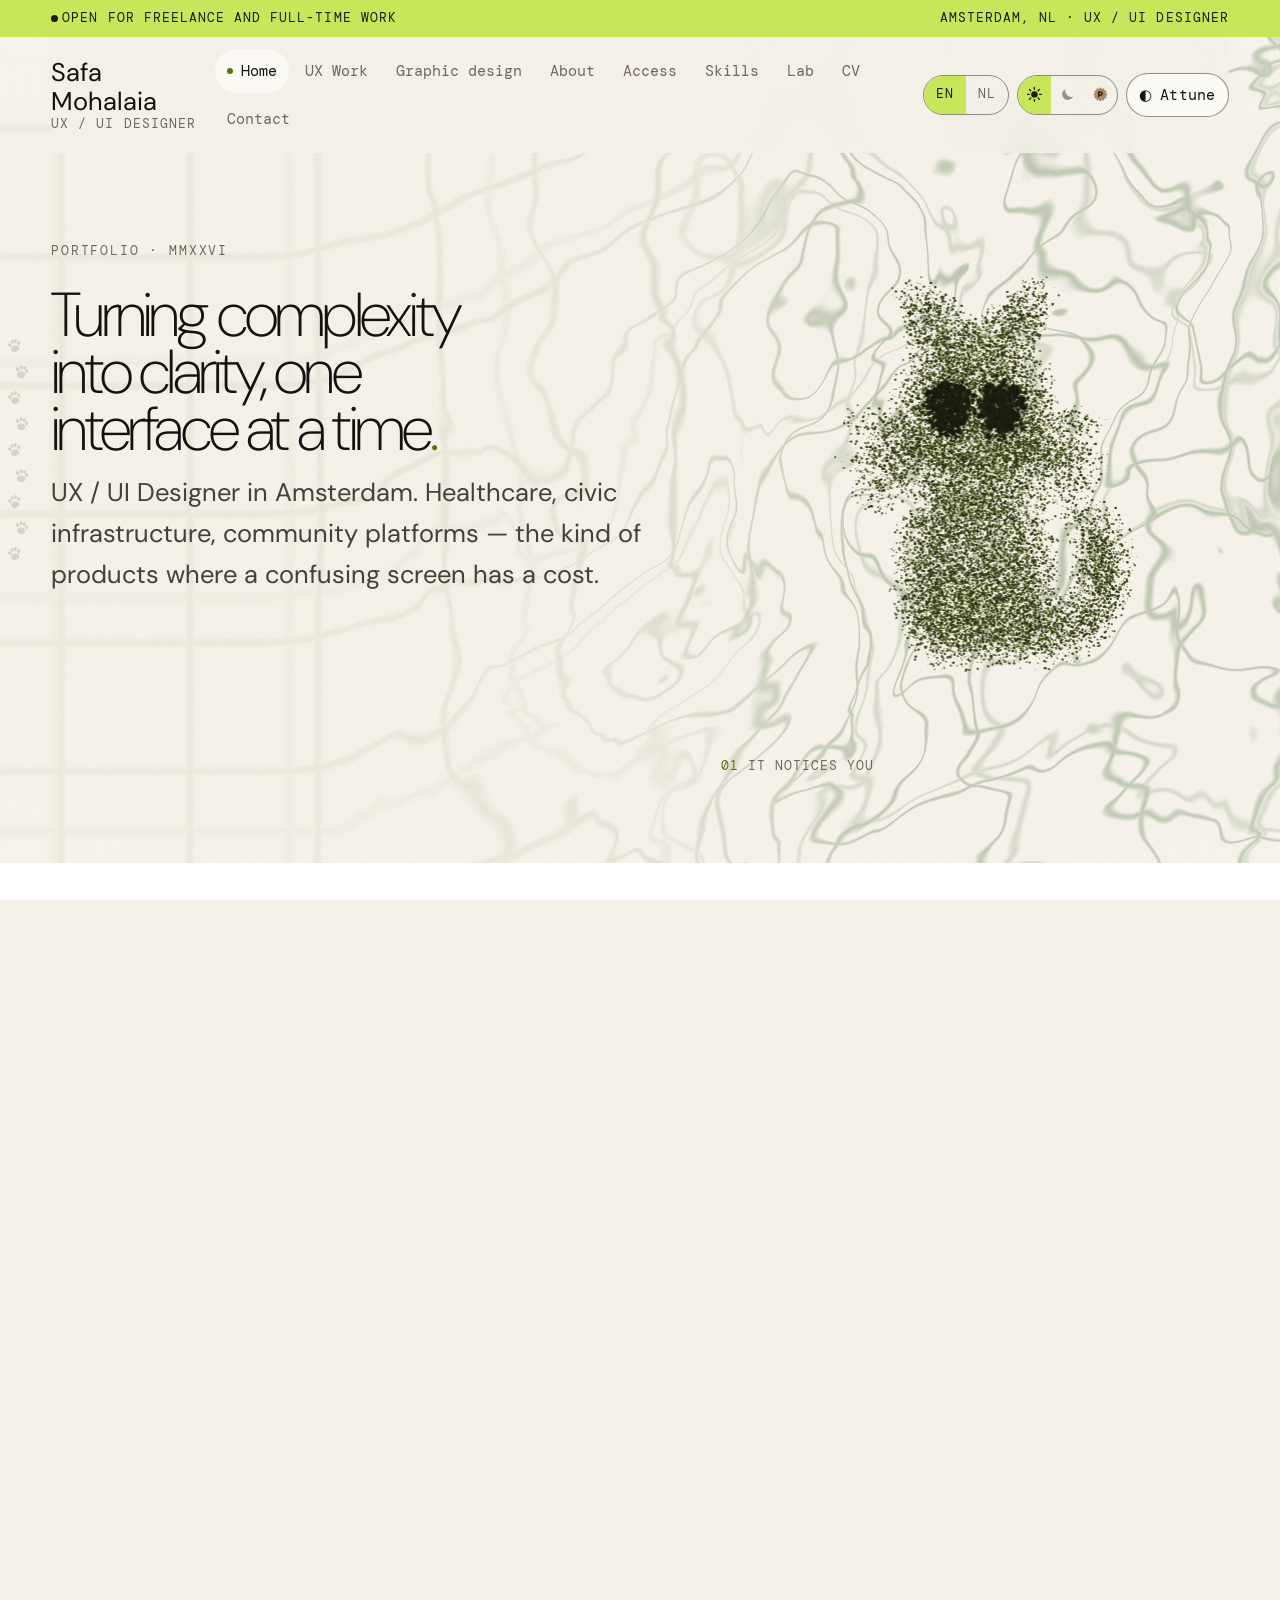
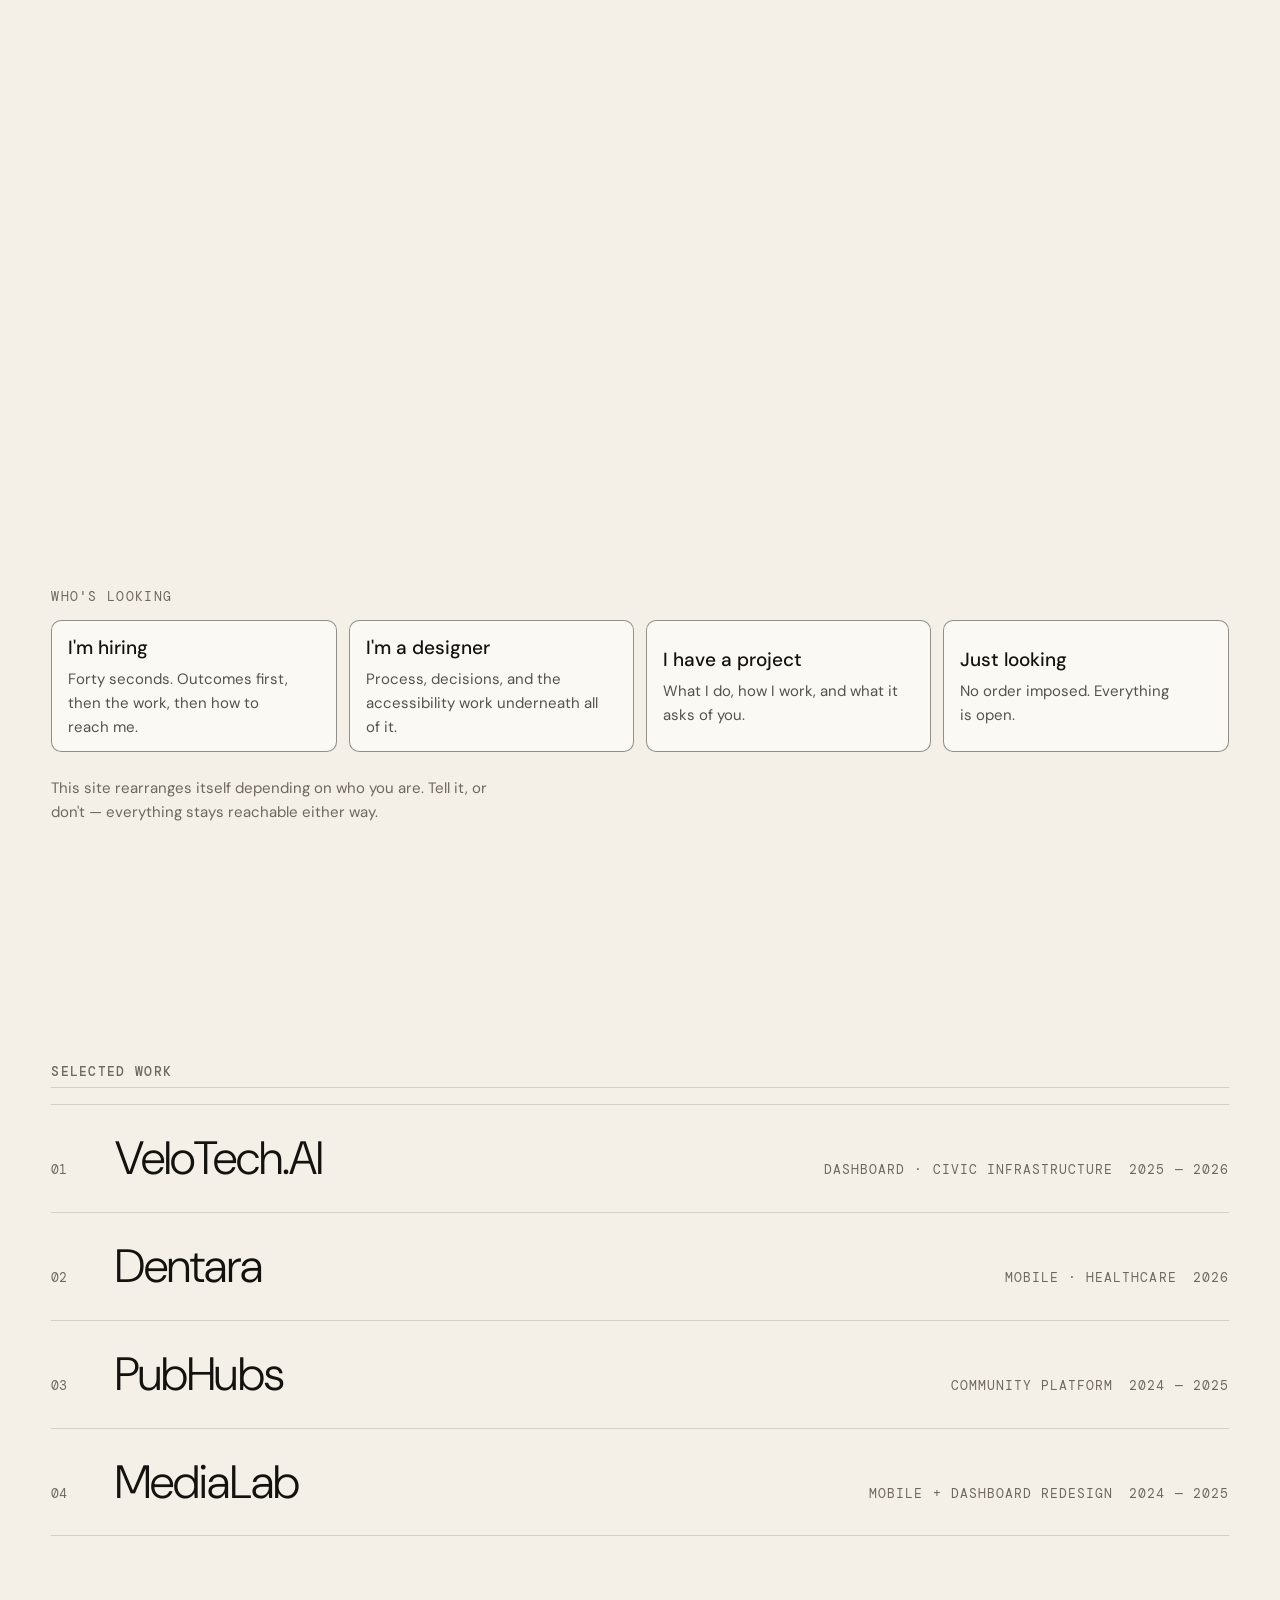
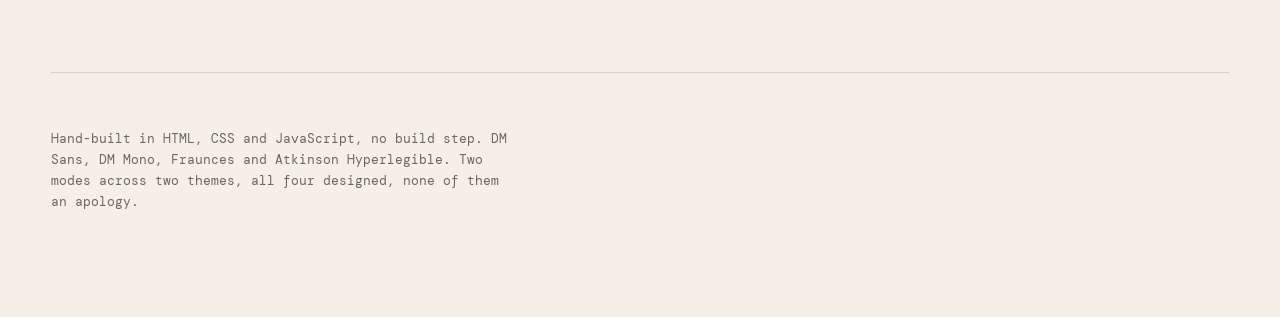
<file: index.html>
<!DOCTYPE html>
<html lang="en" data-theme="dark" data-mode="full" data-audience="open">
<head>
<meta charset="utf-8">
<meta name="viewport" content="width=device-width, initial-scale=1, viewport-fit=cover">
<title>Safa Mohalaia — UX / UI Designer, Amsterdam</title>
<meta name="description" content="Portfolio of Safa Mohalaia, a UX/UI designer in Amsterdam. Healthcare, civic infrastructure and community platforms. This site rearranges itself depending on who is reading it.">
<meta name="color-scheme" content="dark light">
<link rel="icon" href="assets/favicon.svg" type="image/svg+xml">

<!-- Fonts. Four faces, each doing one job — see tokens.css for why each.
     display=swap so text is readable before the webfont lands; the fallback
     stacks are metric-close enough that the swap does not shift layout. -->
<link rel="preconnect" href="https://fonts.googleapis.com">
<link rel="preconnect" href="https://fonts.gstatic.com" crossorigin>
<link rel="stylesheet" href="https://fonts.googleapis.com/css2?family=DM+Sans:ital,opsz,wght@0,9..40,200..700;1,9..40,200..500&family=DM+Mono:wght@400;500&family=Fraunces:opsz,wght,SOFT,WONK@9..144,300..600,0..100,0..1&family=Atkinson+Hyperlegible:wght@400;700&display=swap">

<link rel="stylesheet" href="styles/tokens.css">
<link rel="stylesheet" href="styles/base.css">
<link rel="stylesheet" href="styles/layout.css">
<link rel="stylesheet" href="styles/work.css">
<link rel="stylesheet" href="styles/cv.css">
<link rel="stylesheet" href="styles/lab.css">
<link rel="stylesheet" href="styles/graphic.css">
<link rel="stylesheet" href="styles/hover.css">
<link rel="stylesheet" href="styles/cat.css">
<link rel="stylesheet" href="styles/router.css">
<link rel="stylesheet" href="styles/attune.css">
<link rel="stylesheet" href="styles/detail.css">
<link rel="stylesheet" href="styles/full.css">
<link rel="stylesheet" href="styles/calm.css">

<!-- Applied before first paint so nobody in calm mode ever sees one frame
     of the thing they asked not to see — and nobody on a light desktop gets
     a flash of near-black before the theme resolves. The attribute is on
     <html> in the markup too, so a document with no JavaScript at all is
     still a designed one rather than an unstyled one. -->
<script>
  try {
    const s = JSON.parse(localStorage.getItem("afstemmen.v1") || "{}");
    const r = document.documentElement;
    r.dataset.theme    = s.theme    || (matchMedia("(prefers-color-scheme: dark)").matches ? "dark" : "light");
    r.dataset.mode     = s.mode     || (matchMedia("(prefers-reduced-motion: reduce)").matches ? "calm" : "full");
    r.dataset.contrast = s.contrast || (matchMedia("(prefers-contrast: more)").matches ? "high" : "normal");
    r.dataset.reading  = s.reading  || "default";
    r.dataset.textsize = s.textsize || "default";
    r.dataset.audience = s.audience || "open";
    r.lang = s.lang || ((navigator.language||"").toLowerCase().startsWith("nl") ? "nl" : "en");
  } catch (e) {}
</script>
</head>
<body>

<a class="skip" href="#main">Skip to content</a>

<!-- The site says out loud what it changed. Polite, so it never interrupts
     a sentence in progress; atomic, so partial messages are never read. -->
<div id="announcer" class="sr-only" role="status" aria-live="polite" aria-atomic="true"></div>

<!-- =====================================================================
     THE GROUND
     In full mode this canvas is a live field that warms where the pointer
     is: the page notices you before it says it does. In calm mode the
     element is removed from the DOM entirely — not hidden, removed — and
     a printed grain takes its place in CSS.
     aria-hidden because it is decoration; it carries no information that
     is not also in the text.
     ===================================================================== -->
<canvas id="field" aria-hidden="true" data-decorative></canvas>

<!-- =====================================================================
     ATTUNE — built in JS so that a no-JS visitor gets a plain, complete,
     perfectly readable document rather than a panel full of dead controls.
     ===================================================================== -->
<div id="attune-root"></div>

<p class="banner" id="banner"></p>

<header class="site-head rail">
  <a class="wordmark" href="#main">
    <span class="wordmark__name">Safa Mohalaia</span>
    <span class="wordmark__role" data-i18n="role"></span>
  </a>
  <nav class="tabs" id="tabs" aria-label="Sections"></nav>

  <!-- The three controls travel as one. Four separate flex items in the
       header meant the last of them — Attune — was the one that fell off
       the edge of a phone when the others grew; as a single item the group
       wraps whole, at any text size, in any language. -->
  <div class="head-tools">
    <div id="lang-root"></div>
    <div id="theme-root"></div>

    <button id="attune-open" type="button" aria-expanded="false" aria-controls="attune-panel">
      <span aria-hidden="true">◐</span>
      <span data-i18n="attuneTitle">Attune</span>
    </button>
  </div>
</header>

<main id="main" tabindex="-1">
  <!-- One route at a time. Which sections land here, and in what order, is
       decided by the route and by who the visitor said they were. -->
  <div id="view"></div>
</main>

<footer class="site-foot rail">
  <p class="colophon" id="colophon"></p>
</footer>

<noscript>
  <style>
    #attune-open, #field, .tabs { display: none; }
    #view::before {
      content: "This site is built as six pages that rearrange themselves for you. Without JavaScript it cannot route — but nothing here is behind a login. Reach me at safamuh98@icloud.com.";
      display: block; padding: 2rem 0; font-size: 1.1rem;
    }
  </style>
</noscript>

<script type="module" src="scripts/main.js"></script>
</body>
</html>
</file>
<file: styles/tokens.css>
/* =========================================================================
   tokens.css — the vocabulary of the whole site
   -------------------------------------------------------------------------
   Every value here is a decision, and every decision has a reason written
   next to it. The reasons are not comments for developers — they are the
   source text for the detail layer, which surfaces them to visitors who
   look closely. Nothing here is arbitrary. Change a value, change its reason.

   The palette is Safa's own, taken from her live portfolio: #1C1C1C ground,
   #C8E65A lime, DM Sans and DM Mono. It is not replaced here. It is given a
   second form — see the two theme blocks below.

   COLOUR AND MODE ARE TWO AXES, NOT ONE.
   They used to be one: "full" meant dark and moving, "calm" meant paper and
   still, and a visitor who wanted the work to hold still could not have it
   on her dark ground — nor could a visitor on a light desktop read this site
   in daylight without also giving up the canvas. They are different
   questions. [data-theme] now decides what colour everything is; [data-mode]
   decides how it behaves and how it is set. All four combinations are
   designed states, which is what the rest of this file's axes already
   promised.

   EVERY PAIRING IN HERE IS MEASURED, NOT ESTIMATED.
   `node tools/contrast.mjs` reads this file, composites the translucent
   rules over the grounds they actually sit on, and checks every pairing in
   both themes at both contrast settings. It is how the three failures that
   were shipping in here were found. If a value below carries a ratio, that
   ratio came out of the tool.
   ========================================================================= */

:root {
  /* ---------------------------------------------------------------------
     SEMANTIC COLOUR
     Components never name a colour. They name a role, and the two theme
     blocks below decide what that role looks like. This is the single
     reason one set of components can carry two palettes.

     THE ACCENT IS THREE ROLES, NOT ONE.
     The lime was a single token doing two incompatible jobs: a fill with
     dark text on it, and a mark drawn on the page. On the dark ground one
     value could do both, which is why it was never noticed. On paper it
     cannot: #c8e65a is 12:1 against the ink sitting on it and 1.2:1
     against the paper beside it, so the same token that makes a perfect
     button makes an invisible active-tab dot. Hence:

       --accent       the fill. The brand lime, in both themes.
       --accent-ink   what sits ON that fill — never white.
       --accent-text  the accent when it is the figure rather than the
                      ground: link hovers, the tab dot, focus bars, the
                      numeral beside a step. Clears 4.5:1 in both themes.

     Everything below is the dark theme's value, so that a document with no
     theme attribute at all is still the site people know.
     --------------------------------------------------------------------- */
  --ground: #1c1c1c;
  --surface: #232323;
  --text: #faf8f5;
  --text-soft: #c9c4bc;
  --text-faint: #948f87;
  /* Three weights of line, and the difference between them is what they are
     asked to prove. --line divides, --line-strong frames, and --edge is the
     boundary of something you can press — the only one of the three that
     carries a requirement, because WCAG 1.4.11 asks 3:1 of anything that
     tells you where a control is. The old sheet drew buttons with
     --line-strong at 2.0:1. */
  --line: rgba(250, 248, 245, 0.10);
  --line-strong: rgba(250, 248, 245, 0.22);
  --edge: rgba(250, 248, 245, 0.35);

  /* A cast shadow is a colour too. These were written inline as black at 45%
     and 35%, which is a shadow on a near-black ground and a bruise on paper —
     ink scatters into warm paper, it does not blacken it. */
  --shadow-lift: 0 18px 50px rgb(0 0 0 / 0.45);
  --shadow-pop:  0 6px 24px rgb(0 0 0 / 0.35);

  --accent: #c8e65a;
  --accent-ink: #1c1c1c;     /* what sits ON the accent — never white */
  --accent-text: #c8e65a;

  /* The detail layer's own voice. Distinct from --accent in both themes so
     an annotation is never mistaken for emphasis. */
  --note: #8fd4e8;
  --note-soft: rgba(143, 212, 232, 0.12);

  --focus: #c8e65a;          /* 12.1:1 on the dark ground */

  /* ---------------------------------------------------------------------
     PROJECT COLOURS — one per case, carried from her own site. Each is a
     ground for its case, chosen from the work itself rather than assigned.

     Each case has two values, because the colour does two jobs: it rules a
     3px line across the top of a card, and it colours the project's name on
     hover. A 3px line needs 3:1; a name needs 4.5:1. The blue that was doing
     both was at 2.5:1 on the dark ground — the identity of a whole case,
     invisible on the page it identified. The hue is the same in both
     themes and at both jobs; only the lightness moves, toward whichever end
     the ground is not.
     --------------------------------------------------------------------- */
  --c-dentara:      #e8a598;   /* blush — the calm of the holistic practice */
  --c-dentara-ink:  #e8a598;
  --c-velotech:     #4b739b;   /* municipal blue — the dashboard's own chrome */
  --c-velotech-ink: #6e8eaf;
  --c-medialab:     #f2d4b0;   /* sand — warm against that product's dark UI */
  --c-medialab-ink: #f2d4b0;
  --c-pubhubs:      #537390;   /* slate — the community platform's quiet */
  --c-pubhubs-ink:  #748ea5;

  /* ---------------------------------------------------------------------
     TYPE
     DM Sans and DM Mono are hers and stay hers: the voice a visitor may
     already recognise. Two faces are added, each with one job.
     --------------------------------------------------------------------- */

  /* DM Sans — the voice. Geometric, low-contrast, wide aperture; holds up
     from 13px metadata to a 9rem name without changing personality. */
  --face-text: "DM Sans", -apple-system, BlinkMacSystemFont, "Helvetica Neue", sans-serif;

  /* DM Mono — measurement. Hex values, ratios, spacing, alt text, timestamps.
     Monospace says "this is a fact", not "this is prose". */
  --face-detail: "DM Mono", ui-monospace, Menlo, monospace;

  /* Fraunces — calm mode only. Its optical-size, SOFT and WONK axes mean the
     letterforms genuinely change shape as they grow, which is what a printed
     display face does and a screen grotesk does not. Full mode never loads
     it as display; calm mode is where the site becomes a printed object. */
  --face-display: var(--face-text);

  /* Atkinson Hyperlegible — Braille Institute, drawn so characters stay
     distinguishable to low-vision readers. Offered in the attune panel. */
  --face-legible: "Atkinson Hyperlegible", var(--face-text);

  /* Fluid scale. clamp() means no jumps at breakpoints — type is continuous
     across every screen width, so there is no width at which it looks wrong. */
  --t-display: clamp(3.5rem, 1.2rem + 9vw, 10rem);
  --t-xl:      clamp(2.25rem, 1.3rem + 4.2vw, 4.5rem);
  --t-lg:      clamp(1.6rem,  1.2rem + 1.8vw, 2.5rem);
  --t-md:      clamp(1.25rem, 1.1rem + 0.7vw, 1.6rem);
  --t-body:    clamp(1.0625rem, 1rem + 0.25vw, 1.1875rem);
  --t-sm:      0.9375rem;   /* the floor for anything a person reads */
  --t-detail:  0.8125rem;   /* detail layer only, always beside --t-sm context */

  --leading-tight: 0.92;
  --leading-snug:  1.18;
  --leading-body:  1.6;     /* WCAG 1.4.12 asks 1.5 minimum. */

  --measure: 66ch;          /* past ~70 the eye loses the line on return sweep */

  /* ---------------------------------------------------------------------
     SPACE — one 4px-rooted scale. Nothing off-scale is permitted.
     --------------------------------------------------------------------- */
  --s-3xs: 0.25rem;  --s-2xs: 0.5rem;   --s-xs: 0.75rem;
  --s-sm:  1rem;     --s-md:  1.5rem;   --s-lg: 2.25rem;
  --s-xl:  3.5rem;   --s-2xl: 5.5rem;   --s-3xl: 8.5rem;

  --gutter: clamp(1.25rem, 4vw, 3.5rem);
  --rail:   min(100% - (var(--gutter) * 2), 84rem);

  /* ---------------------------------------------------------------------
     MOTION — durations live here so calm mode zeroes every one of them from
     a single place, without any component knowing calm mode exists.
     --------------------------------------------------------------------- */
  --dur-instant: 90ms;
  --dur-quick:   180ms;
  --dur-calm:    340ms;
  --dur-slow:    720ms;

  --ease-out:  cubic-bezier(0.16, 1, 0.3, 1);   /* arrivals: quick in, long settle */
  --ease-in:   cubic-bezier(0.7, 0, 0.84, 0);
  --ease-soft: cubic-bezier(0.34, 0.6, 0.24, 1);

  --rule:     1px solid var(--line);
  --rule-strong: 1px solid var(--line-strong);
  --rule-edge:   1px solid var(--edge);

  --radius-sm: 4px;
  --radius-md: 10px;
  --radius-lg: 18px;
  --radius-pill: 999px;

  --z-canvas: 0;  --z-content: 10;  --z-detail: 400;
  --z-attune: 600; --z-announce: 900;
}

/* =========================================================================
   THEME: dark — her ground
   Near-black, lime, warm off-white. The site people know, and what a
   document with no theme attribute falls back to.
   ========================================================================= */
[data-theme="dark"] {
  color-scheme: dark;

  --ground: #1c1c1c;
  --surface: #232323;
  --text: #faf8f5;
  --text-soft: #c9c4bc;   /* 9.8:1 — secondary, still comfortably readable */
  /* 5.3:1 on --ground AND 4.9:1 on --surface. It was #8a857e, measured only
     against the ground at 4.7:1 — but nearly every faint label on this site
     sits on a card, where --surface is lighter and the same colour falls to
     4.29:1. The site's own live audit caught it on five pages. A token has
     to clear its threshold on every ground it is actually used on, not the
     one it was designed against. */
  --text-faint: #948f87;
  --line: rgba(250, 248, 245, 0.10);
  --line-strong: rgba(250, 248, 245, 0.22);
  --edge: rgba(250, 248, 245, 0.35);   /* 3.1:1 on both grounds */
  --shadow-lift: 0 18px 50px rgb(0 0 0 / 0.45);
  --shadow-pop:  0 6px 24px rgb(0 0 0 / 0.35);
  --accent: #c8e65a;      /* 12.1:1 on ground */
  --accent-ink: #1c1c1c;
  --accent-text: #c8e65a; /* on this ground the fill and the mark can be one colour */
  --note: #8fd4e8;        /* 10.3:1 */
  --note-soft: rgba(143, 212, 232, 0.10);
  --focus: #c8e65a;

  /* The two blues had to come up off the ground to be seen on it; the two
     warm colours were already clear of it and are untouched. */
  --c-dentara:      #e8a598;   /* 8.3:1 / 7.7:1 — unchanged */
  --c-dentara-ink:  #e8a598;
  --c-velotech:     #4b739b;   /* was #2f5d8c: 2.5:1, a rule you could not see */
  --c-velotech-ink: #6e8eaf;   /* 5.0:1 / 4.6:1 as the project's name */
  --c-medialab:     #f2d4b0;   /* 12.0:1 / 11.1:1 — unchanged */
  --c-medialab-ink: #f2d4b0;
  --c-pubhubs:      #537390;   /* was #4a6b8a: 3.1:1, under the line for a mark */
  --c-pubhubs-ink:  #748ea5;   /* 5.0:1 / 4.6:1 */
}

/* =========================================================================
   THEME: light — her ground in daylight
   Warm paper rather than white: pure white under a near-black headline
   reads as glare, and the warmth costs nothing in ratio. This palette
   began as calm mode's paper and is now available to either mode, which
   is the whole point of pulling the two axes apart.

   The lime survives the inversion because it is the one thing that should
   be recognisable in both. It survives as a FILL — a lime pill with her
   near-black on it, exactly as on the dark ground. What cannot survive is
   the lime as a mark: at 1.2:1 against paper it is a highlighter drawn on
   a highlighter. --accent-text carries that job down to #5c7210, which is
   the same hue with the light taken out of it.
   ========================================================================= */
[data-theme="light"] {
  color-scheme: light;

  --ground: #f4f0e8;       /* warm paper. 16.5:1 under the text */
  --surface: #fbf9f4;      /* cards lift off the paper rather than sink into it */
  --text: #14120f;
  --text-soft: #46403a;    /*  9.0:1 */
  --text-faint: #6f675d;   /*  4.9:1 — raised from the dark theme's faint,
                               because light grounds hide low-contrast text
                               far more readily than dark ones do */
  --line: rgba(20, 18, 15, 0.14);
  --line-strong: rgba(20, 18, 15, 0.42);
  --edge: rgba(20, 18, 15, 0.46);      /* 3.0:1 on paper, 3.1:1 on a card */
  --shadow-lift: 0 14px 34px rgb(20 18 15 / 0.16);
  --shadow-pop:  0 4px 14px rgb(20 18 15 / 0.20);
  --accent: #c8e65a;       /* the same lime, and still a fill */
  --accent-ink: #1c1c1c;   /* 12.1:1 on it — the pill is legible on paper */
  --accent-text: #5c7210;  /* 4.8:1 on paper, 5.2:1 on a card. The old value
                              was #6f8a12, documented in this file as 4.9:1
                              and measuring 3.5:1 — it had never been run. */
  --note: #1e5670;         /* 7.1:1 */
  --note-soft: rgba(30, 86, 112, 0.07);
  --focus: #1b6ef3;        /* 4.0:1 on paper, and 3.3:1 against the lime pill
                              it has to be visible on top of */

  /* The same four hues, dropped instead of lifted. Blush and sand were
     1.8:1 and 1.3:1 on paper — decoration that vanished; the two blues were
     already dark enough to keep. */
  --c-dentara:      #ad7b72;   /* 3.2:1 as a rule */
  --c-dentara-ink:  #8a625b;   /* 4.6:1 as a name */
  --c-velotech:     #2f5d8c;   /* 6.0:1 — the true municipal blue, at last */
  --c-velotech-ink: #2f5d8c;
  --c-medialab:     #97846e;   /* 3.2:1 */
  --c-medialab-ink: #796a58;   /* 4.6:1 */
  --c-pubhubs:      #4a6b8a;   /* 4.9:1 */
  --c-pubhubs-ink:  #4a6b8a;
}

/* =========================================================================
   THEME: sealed — oxblood and wax
   A third palette, and the first one that is not a version of her own: dark
   and light are the same site at two times of day, and this is a different
   object on the desk. It comes from a table of wax seals — near-black
   oxblood, deep wine, dried rose, walnut, aged brass — and it is chosen,
   never inherited. prefers-color-scheme cannot ask for it, because no
   operating system has an opinion about sealing wax.

   WHY IT IS HERE AT ALL. A seal is a letter addressed to one person, which
   is the argument this whole site is making: afstemmen, tuning itself to
   whoever opened it. A visitor who picks this one has said something about
   how they want to be written to, and the site has to be able to hear it.

   TWO OF THE FIVE COLOURS NEVER CARRY A WORD. Dried rose is 1.9:1 on the
   ground and walnut is 2.6:1 — beautiful, and unreadable. They tint, they
   rule, they sweep; they never say anything. The Lab's palette instrument
   prints that verdict next to them rather than quietly leaving them out.
   ========================================================================= */
[data-theme="sealed"] {
  color-scheme: dark;

  --ground: #200c0d;       /* near-black oxblood */
  --surface: #331014;      /* deep wine — cards lift toward the darker red
                              rather than toward grey, so a card reads as a
                              second layer of the same wax */
  /* Parchment, and not from the moodboard, because nothing in the moodboard
     can be read at body size on this ground: the lightest of the five is tan
     at 6.5:1 on a card, which is a fine colour for a mark and a poor one for
     four hundred words. 15.3:1 on the ground, 14.0:1 on a card. */
  --text: #f3e6d8;
  --text-soft: #d8c0aa;    /* 10.8:1 / 9.8:1 — parchment pulled halfway to
                              the brass, so secondary text warms rather than
                              greys as it recedes */
  /* 5.8:1 on the ground AND 5.3:1 on a card. Measured on the card first, for
     the same reason the dark theme's faint was: almost every faint label on
     this site sits on --surface, and a colour checked only against --ground
     is a colour checked against the wrong thing. */
  --text-faint: #ad8865;
  --line: rgba(243, 230, 216, 0.10);
  --line-strong: rgba(243, 230, 216, 0.22);
  /* The edge of anything you can press, and the one line that has to prove
     itself: 3.4:1 on the ground, 3.3:1 on a card. Walnut was the obvious
     choice from the moodboard and measures 2.6:1 — under the bar on its own
     ground. This is the brass at 62%, which keeps the warmth and clears
     1.4.11 on both. */
  --edge: rgba(188, 153, 123, 0.62);
  --shadow-lift: 0 18px 50px rgb(12 3 4 / 0.62);
  --shadow-pop:  0 6px 24px rgb(12 3 4 / 0.50);

  --accent: #bc997b;       /* aged brass: the seal itself, and the fill */
  --accent-ink: #200c0d;   /* 7.1:1 on the brass — the ground, pressed into it */
  --accent-text: #bc997b;  /* 7.1:1 / 6.5:1. As on the dark theme, the fill and
                              the mark can be one colour here; it is only on
                              paper that they have to part company */

  /* The detail layer keeps a cool voice, muted rather than sky: an
     annotation must never be mistaken for emphasis, and in a palette this
     warm the only tone that cannot be read as "seal" is a cold one. Rose
     lifted to a legible weight sits a few degrees from the brass and would
     have been exactly that mistake. 10.2:1 / 9.4:1. */
  --note: #9fc6cf;
  --note-soft: rgba(159, 198, 207, 0.10);

  /* SAFA'S LIME SURVIVES, as the focus ring and the full stop in the
     headline — one thread back to her own brand, in the one role where
     being slightly foreign is the point. A focus ring belongs to the
     browser and the visitor, not to the art direction. 13.3:1 on the
     ground, 12.2:1 on a card. It is 1.9:1 against the brass, which would
     matter if any ring landed on a filled pill; the one that does is inset
     and takes --accent-ink at 7.1:1. */
  --focus: #c8e65a;

  /* The two warm cases pass on wax untouched. The two blues do not — the
     true municipal blue is 2.5:1 here, darker against oxblood than it was
     against near-black, so both are lifted until a rule can be seen and a
     name can be read. */
  --c-dentara:      #e8a598;   /* 9.2:1 / 8.4:1 */
  --c-dentara-ink:  #e8a598;
  --c-velotech:     #436d97;   /* 3.5:1 / 3.2:1 as a rule */
  --c-velotech-ink: #6688aa;   /* 5.1:1 / 4.6:1 as a name */
  --c-medialab:     #f2d4b0;   /* 13.2:1 / 12.1:1 */
  --c-medialab-ink: #f2d4b0;
  --c-pubhubs:      #4c6d8b;   /* 3.5:1 / 3.2:1 */
  --c-pubhubs-ink:  #6d88a1;   /* 5.1:1 / 4.6:1 */
}

/* =========================================================================
   MODE: full — the screen object
   Motion, the live canvas, the grotesk. Says nothing about colour any
   more: this is a visitor in full mode on paper, or in calm mode on her
   dark ground, and both are now sentences the site can say.
   ========================================================================= */
[data-mode="full"] {
  --motion-scale: 1;
  --section-rhythm: var(--s-3xl);
  --display-wonk: 0;
  --display-soft: 0;
}

/* =========================================================================
   MODE: calm — the printed object
   Not full mode with the effects stripped out. The same work, set as
   print: a serif display face that only exists here, hairline rules
   instead of glow, numbered sections, nothing moving.
   ========================================================================= */
[data-mode="calm"] {
  /* Fraunces appears only here. Calm mode is not a setting, it is a second
     piece of design work, and it gets its own display voice. */
  --face-display: "Fraunces", "Iowan Old Style", Georgia, serif;
  --display-wonk: 0;
  --display-soft: 0;

  --motion-scale: 0;
  --section-rhythm: var(--s-2xl);
  --dur-instant: 0ms; --dur-quick: 0ms; --dur-calm: 0ms; --dur-slow: 0ms;
}

/* =========================================================================
   PREFERENCE OVERLAYS — independent axes that compose. A visitor can be in
   calm mode, on paper, at the largest text, in high contrast, reading
   Atkinson, in Dutch, all at once, and every combination is a designed
   state.
   ========================================================================= */

[data-reading="legible"] {
  --face-text: "Atkinson Hyperlegible", -apple-system, sans-serif;
  --leading-body: 1.75;
  --measure: 58ch;
}

[data-textsize="large"]  { font-size: 112.5%; }
[data-textsize="larger"] { font-size: 125%; --measure: 54ch; }

/* High contrast, per theme: pushing every pairing past 7:1 means something
   different on ink than it does on paper, so it is written twice rather
   than once badly. These used to hang off [data-mode], which is why asking
   for high contrast also decided what colour the page was. */
[data-theme="dark"][data-contrast="high"] {
  --ground: #000000;
  --surface: #0d0d0d;
  --text: #ffffff;
  --text-soft: #e8e8e8;
  --text-faint: #bdbdbd;   /* 11.6:1 — no longer "faint", by design */
  --line: rgba(255, 255, 255, 0.34);
  --line-strong: rgba(255, 255, 255, 0.62);
  --edge: rgba(255, 255, 255, 0.62);   /* 7.9:1 */
  --accent: #d8f56a;
  --accent-ink: #000000;
  --accent-text: #d8f56a;  /* 15.9:1 */
  --note: #a8e4f5;
  --focus: #d8f56a;

  --c-dentara:      #e8a598;   /* 7.3:1 — already past the bar on black */
  --c-dentara-ink:  #e8a598;
  --c-velotech:     #587da2;   /* 4.6:1 as a rule */
  --c-velotech-ink: #839eba;   /* 7.1:1 as a name */
  --c-medialab:     #f2d4b0;
  --c-medialab-ink: #f2d4b0;
  --c-pubhubs:      #607d98;   /* 4.6:1 */
  --c-pubhubs-ink:  #889eb2;   /* 7.1:1 */
}
[data-theme="sealed"][data-contrast="high"] {
  /* The wax, pressed harder. Everything here clears 7:1, which on this
     palette means the ground goes deeper rather than the text going
     brighter than parchment: raising the text alone would have bleached the
     one thing the theme is for. */
  --ground: #150607;
  --surface: #1f0b0d;
  --text: #fff6ec;         /* 18.5:1 / 17.7:1 */
  --text-soft: #ebd9c6;    /* 14.4:1 / 13.7:1 */
  --text-faint: #cba98c;   /*  9.0:1 /  8.6:1 — no longer faint, by design */
  --line: rgba(255, 246, 236, 0.34);
  --line-strong: rgba(255, 246, 236, 0.62);
  --edge: rgba(217, 184, 148, 0.80);   /* 7.0:1 / 6.8:1 */
  --accent: #d9b894;       /* the brass, brought up with the ground */
  --accent-ink: #150607;   /* 10.6:1 on it */
  --accent-text: #d9b894;  /* 10.6:1 / 10.1:1 */
  --note: #bbd9e2;         /* 13.3:1 / 12.7:1 */
  --focus: #d8f56a;        /* 16.2:1 / 15.5:1 — the lime, still hers */

  --c-dentara:      #e8a598;   /*  9.7:1 /  9.2:1 */
  --c-dentara-ink:  #e8a598;
  --c-velotech:     #5d81a5;   /*  4.9:1 /  4.6:1 as a rule */
  --c-velotech-ink: #87a1bc;   /*  7.4:1 /  7.1:1 as a name */
  --c-medialab:     #f2d4b0;   /* 14.0:1 / 13.3:1 */
  --c-medialab-ink: #f2d4b0;
  --c-pubhubs:      #64819b;   /*  4.9:1 /  4.6:1 */
  --c-pubhubs-ink:  #8ca1b4;   /*  7.4:1 /  7.1:1 */
}
[data-theme="light"][data-contrast="high"] {
  --ground: #ffffff;
  --surface: #ffffff;
  --text: #000000;
  --text-soft: #1a1a1a;
  --text-faint: #3d3d3d;   /* 10.9:1 */
  --line: rgba(0, 0, 0, 0.38);
  --line-strong: rgba(0, 0, 0, 0.72);
  --edge: rgba(0, 0, 0, 0.72);         /* 9.2:1 */
  /* The fill stays a lime a highlighter would recognise, and takes black
     rather than her near-black: 17.2:1 on it. The previous value here put
     #4e6300 in --accent, which was both the fill and the mark — so the
     mark was AAA and the pill was dark olive under near-black text at
     2:1. Splitting the roles is what makes high contrast survivable on
     paper without losing the brand. */
  --accent: #d8f56a;
  --accent-ink: #000000;
  --accent-text: #455800;  /* 7.9:1 — the old #4e6300 measured 6.8, not the
                              7.4 written beside it */
  --note: #10405a;
  --focus: #0a46b8;        /* 8.1:1 on white, 6.7:1 on the lime it lands on */

  --c-dentara:      #986c64;   /* 4.6:1 */
  --c-dentara-ink:  #72514b;   /* 7.1:1 */
  --c-velotech:     #2f5d8c;   /* 6.8:1 */
  --c-velotech-ink: #2e5b8a;   /* 7.0:1 */
  --c-medialab:     #857460;   /* 4.6:1 */
  --c-medialab-ink: #635748;   /* 7.1:1 */
  --c-pubhubs:      #4a6b8a;   /* 5.7:1 */
  --c-pubhubs-ink:  #3f5b76;   /* 7.1:1 */
}
</file>
<file: styles/base.css>
/* =========================================================================
   base.css — reset, typography, and the accessibility primitives that the
   rest of the site is allowed to assume are already handled.
   ========================================================================= */

*, *::before, *::after { box-sizing: border-box; }

html {
  -webkit-text-size-adjust: 100%;
  /* Never smooth-scroll someone who asked for stillness. */
  scroll-behavior: smooth;
  scroll-padding-top: var(--s-xl);
}
[data-mode="calm"] html, html:has([data-mode="calm"]) { scroll-behavior: auto; }

body {
  margin: 0;
  min-height: 100svh;
  background: var(--ground);
  color: var(--text);
  font-family: var(--face-text);
  font-size: var(--t-body);
  line-height: var(--leading-body);
  font-synthesis-weight: none;
  text-rendering: optimizeLegibility;
  -webkit-font-smoothing: antialiased;
  /* Horizontal scroll was one of the accessibility failures Safa found in
     her own first site. It is structurally impossible here. */
  overflow-x: clip;
}

h1, h2, h3, h4 {
  margin: 0;
  font-family: var(--face-display);
  font-weight: 460;
  line-height: var(--leading-snug);
  letter-spacing: -0.015em;
  text-wrap: balance;
  font-variation-settings: "SOFT" var(--display-soft, 0), "WONK" var(--display-wonk, 0);
  transition: font-variation-settings var(--dur-calm) var(--ease-soft);
}
h1 { font-size: var(--t-xl); line-height: var(--leading-tight); letter-spacing: -0.03em; }
h2 { font-size: var(--t-lg); }
h3 { font-size: var(--t-md); }

p, li { max-width: var(--measure); text-wrap: pretty; }
p { margin: 0 0 var(--s-sm); }

img, video, canvas, svg { display: block; max-width: 100%; height: auto; }
img { background: var(--line); }   /* a visible placeholder while loading, never a white flash */

/* -------------------------------------------------------------------------
   LINKS
   Underlines stay. An underline is the only link affordance that survives
   colour blindness, greyscale printing, and a low-contrast screen.
   ------------------------------------------------------------------------- */
a {
  color: inherit;
  text-decoration: underline;
  text-decoration-thickness: 1px;
  text-underline-offset: 0.22em;
  text-decoration-color: color-mix(in oklab, currentColor 40%, transparent);
  transition: text-decoration-color var(--dur-quick) var(--ease-out),
              color var(--dur-quick) var(--ease-out);
}
a:hover { text-decoration-color: currentColor; color: var(--accent-text); }

/* -------------------------------------------------------------------------
   FOCUS
   One ring, one colour, never removed. :focus-visible so a mouse click
   does not light it up, but every keyboard and switch user always sees it.
   The outline sits outside the element with an offset, so it is legible
   against both the element and the page behind it.
   ------------------------------------------------------------------------- */
:focus { outline: none; }
:focus-visible {
  outline: 3px solid var(--focus);
  outline-offset: 3px;
  border-radius: var(--radius-sm);
}

/* -------------------------------------------------------------------------
   SKIP LINK
   Visible the instant it is focused. Placed first in the DOM so it is the
   first stop of the first Tab press.
   ------------------------------------------------------------------------- */
.skip {
  position: fixed;
  top: var(--s-sm);
  left: var(--s-sm);
  z-index: var(--z-announce);
  padding: var(--s-2xs) var(--s-sm);
  background: var(--text);
  color: var(--surface);
  font-family: var(--face-detail);
  font-size: var(--t-sm);
  text-decoration: none;
  border-radius: var(--radius-sm);
  transform: translateY(calc(-100% - var(--s-lg)));
  transition: transform var(--dur-quick) var(--ease-out);
}
.skip:focus-visible { transform: translateY(0); }

/* -------------------------------------------------------------------------
   Visually hidden, but present for screen readers.
   Note the 1px clip rather than display:none — display:none removes it
   from the accessibility tree entirely, which defeats the purpose.
   ------------------------------------------------------------------------- */
/* -------------------------------------------------------------------------
   THE hidden ATTRIBUTE MUST WIN
   The UA stylesheet applies [hidden] { display: none }, but that is a
   type-selector-strength rule, so ANY class that sets display beats it —
   `.screens__arrows { display: flex }` left the arrows on screen while the
   attribute said they were gone. Setting hidden and having it silently do
   nothing is the kind of bug that hides a broken control in plain sight,
   so the attribute is made non-negotiable once, here.
   ------------------------------------------------------------------------- */
[hidden] { display: none !important; }

.sr-only {
  position: absolute;
  width: 1px; height: 1px;
  padding: 0; margin: -1px;
  overflow: hidden;
  clip-path: inset(50%);
  white-space: nowrap;
  border: 0;
}

/* -------------------------------------------------------------------------
   TARGET SIZE
   WCAG 2.2 (2.5.8) asks for 24×24 CSS px minimum. We use 44px, the figure
   that actually matches a fingertip, for anything interactive.
   ------------------------------------------------------------------------- */
button, [role="button"], summary, input, select {
  font: inherit;
  color: inherit;
  min-height: 44px;
  cursor: pointer;
}
button { background: none; border: none; padding: 0; }

/* -------------------------------------------------------------------------
   THE HARD FLOOR
   Whatever mode the site is in, whatever a script is doing, an operating
   system request for reduced motion wins. This rule is last, unconditional,
   and no component may override it.
   ------------------------------------------------------------------------- */
@media (prefers-reduced-motion: reduce) {
  *, *::before, *::after {
    animation-duration: 0.01ms !important;
    animation-iteration-count: 1 !important;
    transition-duration: 0.01ms !important;
    scroll-behavior: auto !important;
  }
}

/* Layout rail, used by every section */
.rail { width: var(--rail); margin-inline: auto; }
</file>
<file: styles/layout.css>
/* =========================================================================
   layout.css — structure shared by both modes.
   The skeleton is identical in full and calm; only its art direction moves.
   ========================================================================= */

.site-head {
  position: sticky;
  top: 0;
  z-index: var(--z-content);
  display: flex;
  align-items: center;
  justify-content: space-between;
  gap: var(--s-sm);
  padding-block: var(--s-xs);
  padding-top: max(var(--s-xs), env(safe-area-inset-top, 0px));
  background: color-mix(in oklab, var(--ground) 86%, transparent);
  backdrop-filter: blur(14px);
}

.wordmark {
  display: flex;
  flex-direction: column;
  text-decoration: none;
  line-height: 1.15;
}
.wordmark__name {
  font-family: var(--face-display);
  font-size: var(--t-md);
  font-variation-settings: "SOFT" var(--display-soft), "WONK" var(--display-wonk);
}
.wordmark__role {
  font-family: var(--face-detail);
  font-size: var(--t-detail);
  letter-spacing: 0.08em;
  text-transform: uppercase;
  color: var(--text-faint);
}

/* ---- Intro ------------------------------------------------------------- */
.intro {
  display: flex;
  flex-direction: column;
  justify-content: center;
  min-height: 78svh;
  padding-block: var(--s-2xl);
}
.intro h1 {
  font-size: var(--t-display);
  max-width: 16ch;
  margin-block-end: var(--s-md);
}
.intro__sub {
  font-size: var(--t-md);
  color: var(--text-soft);
  max-width: 48ch;
}

/* ---- The opening question ---------------------------------------------- */
.ask { margin-block-start: var(--s-xl); }
.ask__lead {
  font-family: var(--face-detail);
  font-size: var(--t-detail);
  text-transform: uppercase;
  letter-spacing: 0.1em;
  color: var(--text-faint);
  margin-block-end: var(--s-xs);
}
.ask__options {
  display: grid;
  grid-template-columns: repeat(auto-fit, minmax(15rem, 1fr));
  gap: var(--s-xs);
  margin: 0 0 var(--s-md);
  padding: 0;
  list-style: none;
}
.ask__options li { max-width: none; }
.ask__options button {
  display: block;
  width: 100%;
  height: 100%;
  padding: var(--s-xs) var(--s-sm);
  text-align: start;
  border: var(--rule-edge);
  border-radius: var(--radius-md);
  background: var(--surface);
  transition: transform var(--dur-quick) var(--ease-out),
              background var(--dur-quick) var(--ease-out);
}
.ask__options button:hover {
  background: var(--text);
  color: var(--surface);
  transform: translateY(calc(-2px * var(--motion-scale)));
}
.ask__options strong { display: block; font-size: var(--t-body); font-weight: 500; }
.ask__options span {
  display: block;
  margin-block-start: var(--s-3xs);
  font-size: var(--t-sm);
  color: inherit;
  opacity: 0.72;
}
.ask__note { font-size: var(--t-sm); color: var(--text-faint); max-width: 44ch; }

/* ---- Sections ---------------------------------------------------------- */
.section {
  padding-block: var(--section-rhythm);
  scroll-margin-top: var(--s-xl);
}
.section__label {
  font-family: var(--face-detail);
  font-size: var(--t-detail);
  text-transform: uppercase;
  letter-spacing: 0.1em;
  color: var(--text-faint);
  margin-block-end: var(--s-sm);
  padding-block-end: var(--s-2xs);
  border-block-end: var(--rule);
}

/* ---- Work -------------------------------------------------------------- */
.work-list { margin: 0; padding: 0; list-style: none; display: grid; gap: var(--s-xl); }
.work-list > li { max-width: none; }

.project { display: grid; gap: var(--s-md); }
/* No fixed aspect ratio, and no object-fit: cover. For interface work the
   whole screen IS the artifact — cropping a dashboard to fit a tidy 16:10
   box throws away the columns at its edges, which are exactly the part a
   hiring designer is looking at. The image sets its own height. */
.project__cover {
  position: relative;
  overflow: hidden;
  border-radius: var(--radius-md);
  border: var(--rule);
  background: var(--surface);
}
.project__cover img { width: 100%; height: auto; }
.project__meta {
  display: flex;
  flex-wrap: wrap;
  gap: var(--s-2xs);
  font-family: var(--face-detail);
  font-size: var(--t-detail);
  color: var(--text-faint);
  text-transform: uppercase;
  letter-spacing: 0.08em;
}
/* A separator between facts, so "2025 VeloTech.AI dashboard" does not read
   as one run-on phrase. A dot rather than a rule: when the row wraps, a
   vertical hairline at the start of the new line reads as a stray pipe. */
.project__meta > span + span::before {
  content: "·";
  margin-inline-end: var(--s-2xs);
  opacity: 0.5;
}
.project h3 { font-size: var(--t-xl); }
.project__summary { color: var(--text-soft); }

/* A placeholder announces itself rather than pretending. */
.project[data-placeholder="true"] .project__cover::after {
  content: "placeholder";
  position: absolute;
  inset-block-end: var(--s-2xs);
  inset-inline-start: var(--s-2xs);
  padding: var(--s-3xs) var(--s-2xs);
  font-family: var(--face-detail);
  font-size: var(--t-detail);
  background: var(--text);
  color: var(--surface);
  border-radius: var(--radius-sm);
}

/* ---- Process, services, cv --------------------------------------------- */
.steps { margin: 0; padding: 0; list-style: none; display: grid; gap: var(--s-lg);
         grid-template-columns: repeat(auto-fit, minmax(16rem, 1fr)); }
.steps > li { max-width: none; }
.steps h3 { margin-block-end: var(--s-2xs); }
.steps p { color: var(--text-soft); font-size: var(--t-sm); }

.cv-rows { width: 100%; border-collapse: collapse; text-align: start; }
.cv-rows th, .cv-rows td {
  padding-block: var(--s-xs);
  border-block-end: var(--rule);
  vertical-align: baseline;
  text-align: start;
}
.cv-rows th { font-family: var(--face-detail); font-weight: 400; color: var(--text-faint); white-space: nowrap; }

.site-foot { padding-block: var(--s-xl) var(--s-2xl); border-block-start: var(--rule); }
.colophon { font-family: var(--face-detail); font-size: var(--t-detail); color: var(--text-faint); max-width: 60ch; }

/* =========================================================================
   OUTCOMES — the numbers alone, for the visitor with forty seconds.
   ========================================================================= */
.outcomes {
  display: grid;
  grid-template-columns: repeat(auto-fit, minmax(11rem, 1fr));
  gap: var(--s-md);
  margin: 0;
  padding: 0;
  list-style: none;
}
.outcomes > li { max-width: none; }
.outcome__figure {
  display: block;
  font-size: var(--t-xl);
  font-weight: 300;
  letter-spacing: -0.03em;
  line-height: 1;
  color: var(--accent-text);
}
.outcome__label {
  display: block;
  margin-block-start: var(--s-2xs);
  font-size: var(--t-sm);
  color: var(--text-soft);
  max-width: 22ch;
}

/* =========================================================================
   CASE — cover, the four written sections, then the gallery.
   ========================================================================= */
.case__sections {
  display: grid;
  grid-template-columns: repeat(auto-fit, minmax(16rem, 1fr));
  gap: var(--s-md) var(--s-lg);
  margin-block: var(--s-md);
  padding-block-start: var(--s-md);
  border-block-start: var(--rule);
}
.case__section h4 {
  margin-block-end: var(--s-3xs);
  font-family: var(--face-detail);
  font-size: var(--t-detail);
  font-weight: 400;
  text-transform: uppercase;
  letter-spacing: 0.1em;
  color: var(--text-faint);
}
.case__section p { font-size: var(--t-sm); color: var(--text-soft); }
/* The result is the one that gets the accent, because it is the one a
   client is actually buying. */
.case__section[data-key="result"] h4 { color: var(--accent-text); }
.case__section[data-key="result"] p { color: var(--text); }

.shots {
  margin-inline: 0;
  padding: 0;
  list-style: none;
  display: grid;
  grid-template-columns: repeat(2, minmax(0, 1fr));
  gap: var(--s-xs);
  margin-block-start: var(--s-md);
}
.shots li { max-width: none; margin: 0; }
.shots [data-span="wide"] { grid-column: 1 / -1; }
.shots img {
  width: 100%;
  border-radius: var(--radius-md);
  border: var(--rule);
  background: var(--surface);
}

/* =========================================================================
   SKILLS — three columns, numbered like a printed index.
   ========================================================================= */
.skills {
  display: grid;
  grid-template-columns: repeat(auto-fit, minmax(15rem, 1fr));
  gap: var(--s-lg);
}
.skills__eyebrow {
  display: flex;
  align-items: center;
  gap: var(--s-2xs);
  font-family: var(--face-detail);
  font-size: var(--t-detail);
  text-transform: uppercase;
  letter-spacing: 0.1em;
  color: var(--text-faint);
}
.skills__key {
  display: grid;
  place-items: center;
  width: 1.5em;
  height: 1.5em;
  border-radius: 50%;
  background: var(--accent);
  color: var(--accent-ink);
}
.skills h3 { margin-block: var(--s-2xs) var(--s-sm); font-size: var(--t-md); }
.skills ul { margin: 0; padding: 0; list-style: none; }
.skills li {
  display: flex;
  justify-content: space-between;
  gap: var(--s-sm);
  padding-block: var(--s-3xs);
  border-block-end: var(--rule);
  max-width: none;
  font-size: var(--t-sm);
}
.skills li span:last-child {
  font-family: var(--face-detail);
  font-size: var(--t-detail);
  color: var(--text-faint);
}
.skills__note {
  margin-block-start: var(--s-md);
  font-size: var(--t-md);
  color: var(--text-soft);
  max-width: 48ch;
}

/* =========================================================================
   ACCESSIBILITY — the chapter that explains why this site behaves the way
   it does. Findings are set as evidence, not as a claim.
   ========================================================================= */
.findings { margin: var(--s-md) 0; padding: 0; list-style: none; display: grid; gap: var(--s-sm); }
.findings > li {
  display: grid;
  grid-template-columns: minmax(7rem, 12rem) 1fr;
  gap: var(--s-sm);
  padding-block-end: var(--s-sm);
  border-block-end: var(--rule);
  max-width: none;
}
.findings__value {
  font-family: var(--face-detail);
  font-size: var(--t-sm);
  color: var(--accent-text);
}
.findings p { margin: 0; font-size: var(--t-sm); color: var(--text-soft); }

.contact__big {
  display: inline-block;
  font-size: var(--t-xl);
  font-weight: 300;
  letter-spacing: -0.03em;
  text-decoration-thickness: 1px;
}
.contact__grid {
  display: grid;
  grid-template-columns: repeat(auto-fit, minmax(12rem, 1fr));
  gap: var(--s-md);
  margin-block-start: var(--s-lg);
  padding-block-start: var(--s-md);
  border-block-start: var(--rule);
}
.contact__grid dt {
  font-family: var(--face-detail);
  font-size: var(--t-detail);
  text-transform: uppercase;
  letter-spacing: 0.1em;
  color: var(--text-faint);
}
.contact__grid dd { margin: var(--s-3xs) 0 0; }

@media (max-width: 40rem) {
  .shots { grid-template-columns: 1fr; }
  .shots [data-span] { grid-column: 1; }
  .findings > li { grid-template-columns: 1fr; gap: var(--s-3xs); }
}

/* =========================================================================
   BANNER — the availability line. Hers, and the first thing a recruiter
   needs to know before anything else on the page is worth their time.
   ========================================================================= */
.banner {
  /* The canvas is fixed at z-index 0; anything static paints underneath it.
     Everything the visitor is meant to read sits on the content layer. */
  position: relative;
  z-index: var(--z-content);
  margin: 0;
  min-width: 0;
  padding: var(--s-2xs) var(--gutter);
  padding-top: max(var(--s-2xs), env(safe-area-inset-top, 0px));
  background: var(--accent);
  color: var(--accent-ink);
  font-family: var(--face-detail);
  font-size: var(--t-detail);
  letter-spacing: 0.08em;
  text-transform: uppercase;
  max-width: none;
  display: flex;
  flex-wrap: wrap;
  gap: var(--s-2xs) var(--s-md);
  justify-content: space-between;
}
/* The dot pulses only where motion is welcome; --motion-scale zeroes the
   distance it travels, so in print mode it is simply a dot. */
.banner__dot {
  display: inline-block;
  width: 0.55em; height: 0.55em;
  margin-inline-end: var(--s-3xs);
  border-radius: 50%;
  background: var(--accent-ink);
  animation: pulse 2.4s var(--ease-soft) infinite;
}
@keyframes pulse {
  0%, 100% { opacity: calc(0.35 + 0.65 * (1 - var(--motion-scale))); }
  50%      { opacity: 1; }
}

.intro__kicker {
  font-family: var(--face-detail);
  font-size: var(--t-detail);
  text-transform: uppercase;
  letter-spacing: 0.14em;
  color: var(--text-faint);
  margin-block-end: var(--s-md);
}
.steps__n { color: var(--accent-text); font-family: var(--face-detail); font-size: 0.6em; }


/* On a phone the second half of the banner is the same two facts the header
   already states, so it goes rather than wrapping to a second lime line. */
@media (max-width: 40rem) {
  .banner > span:last-child { display: none; }
  .banner { justify-content: flex-start; }
}

/* =========================================================================
   SELECTED WORK INDEX
   The four projects as type. Replaced a row of business metrics that were
   the product's numbers rather than hers, and that asked a visitor to be
   impressed before they had seen anything.
   ========================================================================= */
.index { margin: 0; padding: 0; list-style: none; border-block-start: var(--rule); }
.index > li { max-width: none; border-block-end: var(--rule); }

.index__row {
  display: grid;
  grid-template-columns: 3rem minmax(0, 1fr) auto auto;
  align-items: baseline;
  gap: var(--s-sm);
  padding-block: var(--s-sm);
  text-decoration: none;
  transition: color var(--dur-quick) var(--ease-out);
}
.index__n {
  font-family: var(--face-detail);
  font-size: var(--t-detail);
  color: var(--text-faint);
}
.index__name {
  font-size: clamp(1.6rem, 1rem + 2.4vw, 3rem);
  font-weight: 300;
  letter-spacing: -0.02em;
  /* The line takes its own case colour as you arrive on it, so the four are
     told apart by something other than their names. */
  transition: color var(--dur-quick) var(--ease-out);
}
.index__meta, .index__year {
  font-family: var(--face-detail);
  font-size: var(--t-detail);
  text-transform: uppercase;
  letter-spacing: 0.08em;
  color: var(--text-faint);
}

@media (hover: hover) {
  .index__row:hover .index__name { color: var(--case-ink, var(--accent-text)); }
  .index__row:hover .index__n { color: var(--case-ink, var(--accent-text)); }
}
.index__row:focus-visible .index__name { color: var(--case-ink, var(--accent-text)); }

/* The cover, riding the pointer. Decoration: every row is already a complete
   link, and deleting this would lose nothing but the pleasure. */
.index__preview {
  position: fixed;
  inset-block-start: 0;
  inset-inline-start: 0;
  z-index: var(--z-detail);
  width: min(22rem, 28vw);
  margin: 0;
  pointer-events: none;
  opacity: 0;
  scale: 0.94;
  transition: opacity var(--dur-quick) var(--ease-out), scale var(--dur-calm) var(--ease-out);
}
.index__preview[data-on="true"] { opacity: 1; scale: 1; }
.index__preview img {
  width: 100%;
  height: auto;
  border-radius: var(--radius-md);
  border: var(--rule-strong);
  background: var(--surface);
  box-shadow: var(--shadow-lift);
}

/* No pointer, no preview — and print has no pointer either. */
@media (hover: none) { .index__preview { display: none; } }
[data-mode="calm"] .index__preview { display: none; }

@media (max-width: 46rem) {
  .index__row { grid-template-columns: 2.25rem minmax(0, 1fr); row-gap: var(--s-3xs); }
  .index__meta, .index__year { grid-column: 2; }
}
</file>
<file: styles/work.css>
/* =========================================================================
   work.css — the index of cases, and a case itself.
   ========================================================================= */

.work-index {
  display: grid;
  /* Two columns, not auto-fit. auto-fit gave three across and left the
     fourth case stranded on a row by itself, which reads as an afterthought
     rather than as one of four. */
  grid-template-columns: repeat(2, minmax(0, 1fr));
  gap: var(--s-md);
  margin: 0;
  padding: 0;
  list-style: none;
}
.work-index > li { max-width: none; }

.case-card {
  position: relative;
  display: grid;
  grid-template-rows: auto 1fr;
  height: 100%;
  overflow: hidden;
  border: var(--rule);
  border-radius: var(--radius-lg);
  background: var(--surface);
}
.case-card__cover {
  aspect-ratio: 16 / 10;
  overflow: hidden;
  border-block-end: var(--rule);
  background: var(--ground);
}
/* The index is the one place a cover IS cropped. A card is a thumbnail and
   wants a consistent shape; the case page shows the screenshot whole. */
.case-card__cover img { width: 100%; height: 100%; object-fit: cover; object-position: top left; }

.case-card__body {
  display: grid;
  align-content: start;
  gap: var(--s-2xs);
  padding: var(--s-sm);
}
.case-card h3 { font-size: var(--t-md); }

/* Year and discipline, spaced rather than punctuated. The shared separator
   put a "·" at the head of the line whenever the row wrapped, which reads
   as a stray character rather than as a divider. */
.case-card .project__meta { display: grid; gap: 0; }
.case-card .project__meta > span + span::before { content: none; }
.case-card .project__meta > span:first-child { color: var(--case-ink, var(--accent-text)); }

/* The heading holds the only link; this stretches its hit area over the whole
   card, so a pointer gets the card and a screen reader gets one clean link. */
.case-card__link { text-decoration: none; }
.case-card__link::after { content: ""; position: absolute; inset: 0; }
.case-card__link:hover { color: inherit; }

.case-card__summary,
.case-card .project__summary { font-size: var(--t-sm); color: var(--text-soft); }

.case-card__cue {
  margin: var(--s-2xs) 0 0;
  font-family: var(--face-detail);
  font-size: var(--t-detail);
  letter-spacing: 0.06em;
  color: var(--accent-text);
}

/* A colour bar per case, so the four are told apart before they are read.
   It is a border rather than a pseudo-element: ::after is already the hover
   sweep and ::before the spotlight, and the later stylesheet was silently
   winning — the bar never rendered at all. */
.case-card { border-block-start: 3px solid var(--case, var(--accent-text)); }

/* =========================================================================
   A CASE
   ========================================================================= */
.case { display: grid; gap: var(--s-md); }
.case__back a {
  font-family: var(--face-detail);
  font-size: var(--t-sm);
  text-decoration: none;
}
.case__back a:hover { color: var(--accent-text); }

.case__title {
  font-size: var(--t-xl);
  max-width: 18ch;
  /* The case colour, as a rule under the title rather than as the type
     colour: several of the four do not carry text at any size. */
  padding-block-end: var(--s-xs);
  border-block-end: 3px solid var(--case, var(--accent-text));
}

.case__facts {
  display: grid;
  grid-template-columns: repeat(auto-fit, minmax(9rem, 1fr));
  gap: var(--s-sm);
  margin: 0;
  padding-block-end: var(--s-sm);
}
.case__facts dt {
  font-family: var(--face-detail);
  font-size: var(--t-detail);
  text-transform: uppercase;
  letter-spacing: 0.1em;
  color: var(--text-faint);
}
.case__facts dd { margin: var(--s-3xs) 0 0; font-size: var(--t-sm); }

.case__cover {
  overflow: hidden;
  border: var(--rule);
  border-radius: var(--radius-md);
  background: var(--surface);
}
.case__cover img { width: 100%; height: auto; }

.case__lead { font-size: var(--t-md); color: var(--text-soft); }

.case__next {
  display: flex;
  justify-content: flex-end;
  padding-block-start: var(--s-md);
  border-block-start: var(--rule);
}
.case__next a {
  display: grid;
  gap: var(--s-3xs);
  text-align: end;
  text-decoration: none;
  padding: var(--s-xs) 0;
}
.case__next-label {
  font-family: var(--face-detail);
  font-size: var(--t-detail);
  text-transform: uppercase;
  letter-spacing: 0.1em;
  color: var(--text-faint);
}
.case__next-name { font-size: var(--t-lg); font-family: var(--face-display); }
.case__next a:hover .case__next-name { color: var(--accent-text); }

/* The morph between a card's cover and the case hero. Both carry the same
   view-transition-name, so the browser tweens the real element rather than
   crossfading two unrelated pictures. */
::view-transition-old(case-cover),
::view-transition-new(case-cover) {
  animation-duration: var(--dur-slow);
  animation-timing-function: var(--ease-out);
}

[data-mode="calm"] .case-card,
[data-mode="calm"] .case__cover { border-radius: 0; }

@media (max-width: 52rem) {
  .work-index { grid-template-columns: 1fr; }
}

/* =========================================================================
   THE DEVICE RAIL  (.screens — NOT .rail, which is the page layout container:
   every case section carries class="case rail", so naming the carousel .rail
   turned every page wrapper into a carousel.)
   Phone captures shown at phone size, side by side, scrolled sideways —
   which is how you would hold them. Native scroll-snap does the scrolling;
   the arrows exist for people who cannot swipe and for anyone who would not
   guess the rail moves.
   ========================================================================= */
.screens {
  margin-block-start: var(--s-md);
  /* A grid child defaults to min-width: auto — "never narrower than my
     content" — so the 624px track refused to shrink and pushed the whole
     page wide instead of scrolling inside itself. An overflow container has
     to be allowed to be smaller than what is in it. Same failure as the tab
     strip; worth fixing at the parent so it cannot recur per component. */
  min-width: 0;
}
.case > * { min-width: 0; }

.screens__head {
  display: flex;
  align-items: center;
  justify-content: space-between;
  gap: var(--s-sm);
  margin-block-end: var(--s-xs);
}
.screens__label { display: flex; align-items: center; gap: var(--s-2xs); margin: 0; max-width: none; }
.screens__count {
  font-family: var(--face-detail);
  font-size: var(--t-detail);
  color: var(--text-faint);
  font-variant-numeric: tabular-nums;   /* or the counter jitters as it counts */
}

.screens__arrows { display: flex; gap: var(--s-3xs); }
.screens__arrow {
  display: grid;
  place-items: center;
  width: 44px;                          /* fingertip, not the 24px minimum */
  height: 44px;
  border: var(--rule-edge);
  border-radius: 50%;
  color: var(--text-soft);
  transition: color var(--dur-quick) var(--ease-out),
              border-color var(--dur-quick) var(--ease-out);
}
.screens__arrow:hover { color: var(--accent-text); border-color: var(--accent-text); }

.screens__scroll {
  min-width: 0;
  overflow-x: auto;
  overscroll-behavior-x: contain;       /* no accidental back-navigation swipes */
  scroll-snap-type: x mandatory;
  scrollbar-width: thin;
  /* A scrollable box that cannot be focused cannot be scrolled by keyboard,
     so it is focusable — and therefore needs a visible ring. */
  border-radius: var(--radius-md);
}
.screens__scroll:focus-visible { outline: 3px solid var(--focus); outline-offset: 4px; }

.screens__track {
  display: flex;
  gap: var(--s-sm);
  margin: 0;
  padding: 0 0 var(--s-2xs);
  list-style: none;
}
.screens__item {
  flex: 0 0 auto;
  max-width: none;
  margin: 0;
  scroll-snap-align: start;
  /* Phone width, capped so a tall screenshot never becomes a tower. */
  width: clamp(9rem, 26vw, 13.5rem);
}
.screens__item img {
  width: 100%;
  height: auto;
  display: block;
  border: var(--rule);
  /* A phone screenshot with square corners reads as a cropped poster. */
  border-radius: 14px;
  background: var(--surface);
}

/* =========================================================================
   FORMAT LABEL
   Says what kind of product this was before you have parsed the picture —
   a phone UI and a dashboard are not the same discipline.
   ========================================================================= */
.case-card__format {
  position: absolute;
  inset-block-end: var(--s-2xs);
  inset-inline-start: var(--s-2xs);
  padding: 0.25em 0.6em;
  font-family: var(--face-detail);
  font-size: var(--t-detail);
  letter-spacing: 0.06em;
  border-radius: var(--radius-pill);
  background: color-mix(in oklab, var(--ground) 82%, transparent);
  backdrop-filter: blur(6px);
  border: 1px solid color-mix(in oklab, var(--text) 22%, transparent);
  color: var(--text);
}
.case__format { margin: 0; }
.case__format .case-card__format { position: static; display: inline-block; }
.screens__chip {
  font-family: var(--face-detail);
  font-size: var(--t-detail);
  text-transform: uppercase;
  letter-spacing: 0.1em;
  color: var(--text-faint);
}

/* A portrait capture is contained on a tinted ground rather than cropped to
   a landscape thumbnail, which would throw away most of the screen. */
.case-card__cover[data-device="phone"] { background: var(--surface); }
.case-card__cover[data-device="phone"] img {
  object-fit: contain;
  object-position: center;
  padding: var(--s-2xs) 0;
}
.case__cover[data-device="phone"] {
  display: grid;
  place-items: center;
  padding-block: var(--s-lg);
  background: var(--surface);
}
.case__cover[data-device="phone"] img {
  width: auto;
  /* A phone screenshot at 68vh is a billboard of a phone. Shown near the
     size the thing actually is, the interface reads the way its designer
     meant it to be read — at arm's length, in one hand. */
  max-height: min(44vh, 26rem);
  border-radius: 18px;
  border: var(--rule);
}

[data-mode="calm"] .screens__item img,
[data-mode="calm"] .case__cover[data-device="phone"] img { border-radius: 0; border: var(--rule-strong); }
</file>
<file: styles/cv.css>
/* =========================================================================
   cv.css — the CV on screen, and the same CV as a printed page.
   ========================================================================= */

.cv__hint {
  display: flex;
  flex-wrap: wrap;
  align-items: center;
  gap: var(--s-xs) var(--s-sm);
  margin-block-end: var(--s-lg);
  max-width: none;
}
.cv__print {
  padding: var(--s-2xs) var(--s-sm);
  border: var(--rule-strong);
  border-radius: var(--radius-pill);
  background: var(--accent);
  color: var(--accent-ink);
  font-family: var(--face-detail);
  font-size: var(--t-sm);
  letter-spacing: 0.04em;
}
.cv__print:hover { filter: brightness(1.08); }
.cv__hint-text { font-size: var(--t-sm); color: var(--text-faint); max-width: 46ch; }

.cv {
  padding: var(--s-lg);
  border: var(--rule);
  border-radius: var(--radius-md);
  background: var(--surface);
}
.cv__head { padding-block-end: var(--s-sm); border-block-end: var(--rule-strong); }
.cv__name { font-size: var(--t-lg); margin: 0; }
.cv__role { margin: var(--s-3xs) 0 var(--s-2xs); color: var(--text-soft); }
.cv__contacts { margin: 0; font-family: var(--face-detail); font-size: var(--t-sm); color: var(--text-soft); }

.cv__block {
  display: grid;
  grid-template-columns: minmax(6rem, 9rem) minmax(0, 1fr);
  gap: var(--s-sm);
  padding-block: var(--s-md);
  border-block-end: var(--rule);
}
.cv__block:last-child { border-block-end: none; }
.cv__label {
  margin: 0;
  font-family: var(--face-detail);
  font-size: var(--t-detail);
  font-weight: 400;
  text-transform: uppercase;
  letter-spacing: 0.1em;
  color: var(--text-faint);
}

.cv__list, .cv__skills { margin: 0; padding: 0; list-style: none; display: grid; gap: var(--s-sm); }
.cv__list > li, .cv__skills > li { max-width: none; }
.cv__row {
  display: flex;
  flex-wrap: wrap;
  justify-content: space-between;
  gap: var(--s-2xs) var(--s-sm);
  margin: 0;
  max-width: none;
}
.cv__what { font-weight: 500; }
.cv__when { font-family: var(--face-detail); font-size: var(--t-sm); color: var(--text-faint); }
.cv__where { margin: var(--s-3xs) 0 0; font-size: var(--t-sm); color: var(--text-soft); }
.cv__note { margin: var(--s-3xs) 0 0; font-size: var(--t-sm); color: var(--text-soft); }
.cv__skills > li { display: grid; gap: var(--s-3xs); }

/* Languages are two short words each; stacking them burned four rows of a
   page that has to end at one. */
.cv__inline > li {
  display: flex;
  justify-content: space-between;
  gap: var(--s-sm);
  border-block-end: var(--rule);
  padding-block-end: var(--s-3xs);
}
.cv__inline > li:last-child { border-block-end: none; }

@media (max-width: 40rem) {
  .cv { padding: var(--s-sm); }
  .cv__block { grid-template-columns: 1fr; gap: var(--s-2xs); }
}

/* =========================================================================
   PRINT
   Everything that is furniture goes, and what is left is a CV on white paper.
   Colour is dropped entirely rather than converted: a lime heading costs real
   ink and reads as grey on the office laser printer this will actually meet.
   ========================================================================= */
@media print {
  /* The site's chrome is navigation, and paper does not navigate. */
  .site-head, .banner, .site-foot, .paws, .cursor-badge, #field,
  #attune-root, .attune, .attune__scrim, .cv__hint, .skip { display: none !important; }

  /* Paper has one palette, and it is not the screen's. The selector is
     written to outrank every theme and contrast block in tokens.css rather
     than to match them: it listed the two modes before, which had exactly
     the same specificity as [data-theme][data-contrast] and lost to it —
     so a visitor who had asked for high contrast printed --text: #ffffff
     onto white paper. Their CV came out of the printer blank. Attribute
     selectors are cheap and a blank page is not. */
  :root, :root[data-theme], :root[data-theme][data-contrast] {
    --ground: #fff; --surface: #fff;
    --text: #000; --text-soft: #222; --text-faint: #444;
    --line: rgba(0,0,0,0.25); --line-strong: rgba(0,0,0,0.6);
    --edge: rgba(0,0,0,0.6);
    --accent: #000; --accent-ink: #fff; --accent-text: #000;
    --c-dentara: #000; --c-dentara-ink: #000;
    --c-velotech: #000; --c-velotech-ink: #000;
    --c-medialab: #000; --c-medialab-ink: #000;
    --c-pubhubs: #000; --c-pubhubs-ink: #000;

    /* The type and space scales are redeclared in points, not just the
       colours. Setting `body { font-size }` alone changed nothing below it:
       every size on this sheet comes from a rem-based token, so the notes
       and dates went on printing at their screen size — 15px of secondary
       text under 9.8pt of primary — and the CV ran onto a second page. On
       paper the scale is absolute, so it is written in the unit paper uses. */
    --t-lg:     15pt;
    --t-md:     11pt;
    --t-body:   9.4pt;
    --t-sm:     8.4pt;
    --t-detail: 7.6pt;

    --s-3xs: 1pt;  --s-2xs: 2.5pt; --s-xs: 4pt;
    --s-sm:  6pt;  --s-md:  8pt;   --s-lg: 10pt;
  }
  html, body { background: #fff !important; color: #000 !important; }
  body { font-size: 9.4pt; line-height: 1.32; }

  #view, main, .rail { width: auto; margin: 0; padding: 0; }
  .cv { border: none; padding: 0; background: none; }
  .cv__name { font-size: 16pt; }
  .cv__head { padding-block-end: 5pt; }
  .cv__block { padding-block: 4pt; }
  .cv__list, .cv__skills { gap: 5pt; }

  /* The label gutter is 9rem on screen, where it sits in a column of white
     space anyway. On paper that width is taken from the only column that
     wraps: shrinking it to the width of the longest label — EXPERIENCE —
     gives every note line about 90 more characters of room, and each line
     that stops wrapping is a line the page does not have to find. */
  .cv__block { grid-template-columns: 5.5rem minmax(0, 1fr); gap: 8pt; }

  /* The gutter is sized to the longest label in either language, and in Dutch
     that is VAARDIGHEDEN, three characters longer than SKILLS. Sized to the
     English word it overlapped the first line of the column beside it — a
     bilingual page has to be measured in both languages, not translated
     after it fits. */
  .cv__label { font-size: 7pt; letter-spacing: 0.06em; }

  /* The page heading duplicates the name directly beneath it. */
  #view .section__label { display: none; }

  /* On paper a link cannot be clicked, so a bare word "LinkedIn" is a dead
     end. External destinations print their address; mailto: and tel: do not,
     because the address is already the visible text. */
  .cv__contacts a[href^="http"]::after {
    content: " " attr(href);
    font-size: 8pt;
    color: #444;
    /* No break-all: it snapped the URL mid-word ("...linkedi / n.com/...").
       A URL that wraps at a space and overhangs slightly reads as a URL;
       one broken across a syllable reads as a typesetting accident. */
    white-space: nowrap;
  }

  /* A CV that splits a job across two pages has failed at its one task. */
  .cv__list > li, .cv__skills > li, .cv__block { break-inside: avoid; }
  .cv__head { break-after: avoid; }

  /* Long links printed in full are unreadable; the text already names them. */
  a { text-decoration: none; color: inherit; }

  /* A4 is 297mm tall; 12mm top and bottom leaves 273mm (~1032px at 96dpi)
     of usable height. That figure — not the paper size — is what the content
     has to fit inside, which is the thing I got wrong by measuring against
     the full page the first time. */
  @page { margin: 12mm 13mm; }
}
</file>
<file: styles/lab.css>
/* =========================================================================
   lab.css
   ========================================================================= */

/* The vision simulation is applied to the whole document. It sits on <body>
   rather than <html> so that position: fixed children still resolve against
   the viewport — a filter on an ancestor otherwise makes it a containing
   block and the field, the badge and the panel all jump. */
body { filter: var(--vision-filter, none); }

.lab {
  display: grid;
  /* Two columns once there is room, so five instruments read as a set rather
     than as a column you scroll through. A card can ask for the full width
     when its controls need it. */
  /* Two deliberate columns, not auto-fit. auto-fit gave three ragged
     tracks and left one card stranded on a row of its own; five things
     across five disciplines want a grid you can read, not a best fit. */
  grid-template-columns: repeat(2, minmax(0, 1fr));
  gap: var(--s-md);
  margin: var(--s-md) 0 0;
  padding: 0;
  list-style: none;
  align-items: start;
}
.lab > li[data-span="wide"] { grid-column: 1 / -1; }

/* ---- the filter -------------------------------------------------------- */
.lab__filter {
  display: flex;
  flex-wrap: wrap;
  align-items: center;
  gap: var(--s-2xs) var(--s-sm);
  margin-block-start: var(--s-md);
  padding-block-end: var(--s-sm);
  border-block-end: var(--rule);
}
.lab__filter-label {
  font-family: var(--face-detail);
  font-size: var(--t-detail);
  text-transform: uppercase;
  letter-spacing: 0.1em;
  color: var(--text-faint);
}

/* The discipline, on the card, so a filtered view still says what it is. */
.lab__topic {
  margin-inline-start: auto;
  padding: 0.15em 0.6em;
  border: var(--rule-edge);
  border-radius: var(--radius-pill);
  font-family: var(--face-detail);
  font-size: var(--t-detail);
  text-transform: uppercase;
  letter-spacing: 0.08em;
  color: var(--text-faint);
}
.lab > li { max-width: none; }

.lab__card {
  position: relative;
  padding: var(--s-sm);
  border: var(--rule);
  border-radius: var(--radius-lg);
  background: var(--surface);
}
.lab__meta { display: flex; align-items: baseline; gap: var(--s-2xs); margin: 0; font-size: var(--t-md); }
.lab__n { font-family: var(--face-detail); font-size: var(--t-detail); color: var(--accent-text); }
.lab__note { margin: var(--s-2xs) 0 var(--s-sm); font-size: var(--t-sm); color: var(--text-soft); }
.lab__body { display: grid; gap: var(--s-xs); }

.lab__choices { display: flex; flex-wrap: wrap; gap: var(--s-3xs); }
.lab__chip {
  min-height: 44px;
  padding-inline: var(--s-xs);
  border: var(--rule);
  border-radius: var(--radius-pill);
  font-family: var(--face-detail);
  font-size: var(--t-sm);
  color: var(--text-soft);
}
.lab__chip:hover { color: var(--text); border-color: var(--text-faint); }
.lab__chip[aria-pressed="true"] { background: var(--accent); color: var(--accent-ink); border-color: var(--accent); }

.lab__row { display: flex; flex-wrap: wrap; gap: var(--s-sm); }
.lab__field {
  display: grid;
  gap: var(--s-3xs);
  font-family: var(--face-detail);
  font-size: var(--t-detail);
  text-transform: uppercase;
  letter-spacing: 0.08em;
  color: var(--text-faint);
}
.lab__field input[type="color"] { width: 4.5rem; height: 2.5rem; padding: 0; border: var(--rule-edge); background: none; }
.lab__field input[type="range"] { width: 9rem; accent-color: var(--accent-text); }

.lab__swatch {
  display: grid;
  place-items: center;
  margin: 0;
  padding: var(--s-md);
  border-radius: var(--radius-md);
  font-size: var(--t-lg);
  max-width: none;
}
.lab__verdict {
  margin: 0;
  font-family: var(--face-detail);
  font-size: var(--t-sm);
  max-width: none;
}
/* The verdict is stated in words as well as colour, because a contrast tool
   that signals only in colour is a joke at its own expense. */
.lab__verdict[data-level="pass"] { color: var(--accent-text); }
.lab__verdict[data-level="warn"] { color: var(--text); }
.lab__verdict[data-level="fail"] { color: var(--text); text-decoration: underline; text-underline-offset: 0.25em; }

.lab__canvas {
  width: 100%;
  aspect-ratio: 3 / 2;
  background: var(--ground);
  border: var(--rule);
  border-radius: var(--radius-md);
}

/* While a simulation is running, say so — and make the way out of it the
   same thing that says so. It is fixed to the viewport, so it is reachable
   from anywhere on the page rather than only from the control you used. */
.vision-banner {
  position: fixed;
  inset-block-end: max(var(--s-sm), env(safe-area-inset-bottom, 0px));
  inset-inline-start: 50%;
  translate: -50% 0;
  z-index: var(--z-announce);
  padding: var(--s-2xs) var(--s-sm);
  border: none;
  border-radius: var(--radius-pill);
  background: var(--accent);
  color: var(--accent-ink);
  font-family: var(--face-detail);
  font-size: var(--t-sm);
  box-shadow: var(--shadow-pop);
}
.vision-banner::before { content: "\25C9  "; }
.vision-banner:hover { filter: brightness(1.08); }

@media print { .lab { display: none; } }


/* ---- 04 · variable type ------------------------------------------------- */
.lab__specimen {
  margin: 0;
  max-width: none;
  font-family: "Fraunces", Georgia, serif;
  font-size: clamp(3rem, 9vw, 6rem);
  line-height: 1;
  text-align: center;
  /* The axes are driven from script; declaring none here means the element
     starts at the font's own defaults rather than at a guess. */
}
.lab__readout {
  margin: 0;
  font-family: var(--face-detail);
  font-size: var(--t-detail);
  color: var(--text-faint);
  max-width: none;
}

/* ---- 05 · easing -------------------------------------------------------- */
.lab__curves { display: grid; gap: var(--s-xs); margin: 0; padding: 0; list-style: none; }
.lab__curves > li {
  display: grid;
  grid-template-columns: 9rem minmax(0, 1fr);
  align-items: center;
  gap: var(--s-sm);
  max-width: none;
}
.lab__curve-name {
  display: flex;
  align-items: center;
  gap: var(--s-2xs);
  font-family: var(--face-detail);
  font-size: var(--t-detail);
  color: var(--text-soft);
}
.lab__curve { width: 1.8rem; height: 1.8rem; color: var(--accent-text); flex: 0 0 auto; }
.lab__track {
  position: relative;
  display: block;
  height: 10px;
  border-radius: var(--radius-pill);
  background: color-mix(in oklab, var(--text) 8%, transparent);
}
.lab__dot {
  position: absolute;
  inset-block-start: 0;
  inset-inline-start: 0;
  width: 10px;
  height: 10px;
  border-radius: 50%;
  background: var(--accent-text);
}

@media (max-width: 64rem) {
  .lab { grid-template-columns: 1fr; }
}
@media (max-width: 40rem) {
  .lab__curves > li { grid-template-columns: 1fr; gap: var(--s-3xs); }
}

/* =========================================================================
   THE LIVE AUDIT
   The page's own score, stated plainly. Failures are not softened: a red
   number you can see is the only reason this is worth publishing.
   ========================================================================= */
.audit {
  margin-block-start: var(--s-xl);
  padding: var(--s-md);
  border: var(--rule-strong);
  border-radius: var(--radius-lg);
  background: var(--surface);
}
.audit__head {
  display: flex;
  flex-wrap: wrap;
  align-items: baseline;
  justify-content: space-between;
  gap: var(--s-2xs) var(--s-sm);
}
.audit__title { font-size: var(--t-md); margin: 0; }
.audit__score {
  margin: 0;
  font-family: var(--face-detail);
  font-size: var(--t-sm);
  font-variant-numeric: tabular-nums;
}
.audit__score[data-level="pass"] { color: var(--accent-text); }
/* Failing is stated in a word as well as a colour — an audit that signals
   only in colour would be failing its own first check. */
.audit__score[data-level="fail"] { color: var(--text); text-decoration: underline; text-underline-offset: 0.25em; }

.audit__lead { margin: var(--s-2xs) 0 var(--s-sm); font-size: var(--t-sm); color: var(--text-soft); }
.audit__caveat { margin: var(--s-xs) 0 0; font-size: var(--t-detail); color: var(--text-faint); max-width: 56ch; }

.audit__list { display: grid; gap: 0; margin: 0 0 var(--s-sm); padding: 0; list-style: none; }
.audit__list > li {
  display: grid;
  grid-template-columns: minmax(0, 1fr) auto auto;
  align-items: baseline;
  gap: var(--s-sm);
  padding-block: var(--s-2xs);
  border-block-end: var(--rule);
  max-width: none;
}
.audit__list > li:last-child { border-block-end: none; }
.audit__detail, .audit__verdict {
  font-family: var(--face-detail);
  font-size: var(--t-detail);
  font-variant-numeric: tabular-nums;
}
.audit__detail { color: var(--text-faint); }
.audit__list > li[data-level="pass"] .audit__verdict { color: var(--accent-text); }
.audit__list > li[data-level="fail"] .audit__verdict { color: var(--text); text-decoration: underline; }
/* A marker as well as colour, for the same reason. */
.audit__list > li[data-level="fail"] .audit__label::before { content: "! "; color: var(--text); }

@media (max-width: 40rem) {
  .audit__list > li { grid-template-columns: 1fr auto; }
  .audit__detail { grid-column: 1 / -1; }
}

/* =========================================================================
   THE KEYBOARD ROUTE
   Drawn over the document, in document coordinates, so it stays pinned to
   the elements it describes while the page scrolls.
   ========================================================================= */
.focus-path {
  position: absolute;
  inset-block-start: 0;
  inset-inline-start: 0;
  width: 100%;
  height: 100%;
  overflow: visible;
  pointer-events: none;      /* it describes controls; it must not block them */
  z-index: var(--z-detail);
}
.focus-path__line {
  fill: none;
  stroke: var(--accent-text);
  stroke-width: 2;
  stroke-dasharray: 6 5;
  opacity: 0.85;
}
.focus-path__dot { fill: var(--accent-text); }
.focus-path__n {
  fill: var(--accent-ink);
  font-family: var(--face-detail);
  font-size: 11px;
  font-weight: 500;
}

/* =========================================================================
   PALETTE — five seals, and the numbers underneath them.
   ------------------------------------------------------------------------- 
   The swatches are drawn as wax rather than as squares because a square of
   #6D3131 is a colour and a seal of it is an argument: the palette came off
   a table of them, and the point of the theme is that a seal is addressed
   to somebody. The measurements below are the part that has to be sober, so
   they are set in the detail face, in a row, like every other reading on
   this site.
   ========================================================================= */
.pal__seals {
  display: flex;
  flex-wrap: wrap;
  gap: var(--s-sm);
  margin: 0 0 var(--s-md);
  padding: 0;
  list-style: none;
}
.pal__seal {
  display: grid;
  justify-items: center;
  gap: var(--s-3xs);
  max-width: none;
  font-family: var(--face-detail);
  font-size: var(--t-detail);
}
.pal__wax {
  width: 3.4rem;
  height: 3.4rem;
  border-radius: 50%;
  background: var(--wax);
  /* Pressed, not printed: a light catching the top-left rim and the middle
     sinking away from it. One inset shadow does both. */
  box-shadow: inset 0 2px 3px rgb(255 255 255 / 0.22),
              inset 0 -3px 6px rgb(0 0 0 / 0.45),
              0 1px 0 var(--line);
  /* The two darkest seals are nearly the ground they sit on, and a disc that
     blends into the page is not a sample of anything. */
  outline: 1px solid var(--line-strong);
  outline-offset: -1px;
  transition: scale var(--dur-quick) var(--ease-out);
}
[data-mode="full"] .pal__seal:hover .pal__wax { scale: 1.06; }
.pal__name { color: var(--text-soft); }
.pal__hex { color: var(--text-faint); letter-spacing: 0.04em; }

.pal__controls {
  display: flex;
  flex-wrap: wrap;
  align-items: center;
  gap: var(--s-2xs) var(--s-sm);
  margin: 0 0 var(--s-sm);
  max-width: none;
}
.pal__go[aria-pressed] { background: none; }
.pal__go { border-color: var(--edge); color: var(--text); }
.pal__go:hover, .pal__go:focus-visible { background: var(--accent); color: var(--accent-ink); }
.pal__keep { border-color: var(--edge); }
.pal__keep:hover, .pal__keep:focus-visible { color: var(--text); border-color: var(--accent-text); }
.pal__back:hover, .pal__back:focus-visible { color: var(--text); border-color: var(--accent-text); }
.pal__status { font-size: var(--t-sm); color: var(--text-faint); max-width: 40ch; }

.pal__roles { margin: 0; padding: 0; list-style: none; display: grid; gap: 0; }
.pal__roles > li {
  display: grid;
  grid-template-columns: minmax(7rem, auto) minmax(8rem, 1fr) auto auto auto;
  gap: var(--s-2xs) var(--s-sm);
  align-items: baseline;
  padding-block: var(--s-2xs);
  border-block-end: var(--rule);
  max-width: none;
  font-family: var(--face-detail);
  font-size: var(--t-detail);
}
.pal__roles > li:last-child { border-block-end: none; }
.pal__role { color: var(--text); }
.pal__value, .pal__where { color: var(--text-faint); }
.pal__ratio { color: var(--text-soft); font-variant-numeric: tabular-nums; }
/* The verdict is a word as well as a colour, because a reading that only
   signals in colour cannot be read by the people this instrument is for. */
.pal__verdict { color: var(--text-soft); }
.pal__roles > li[data-level="pass"] .pal__verdict { color: var(--accent-text); }
.pal__roles > li[data-level="fail"] .pal__verdict {
  color: var(--text);
  text-decoration: underline;
  text-underline-offset: 0.25em;
}
.pal__roles > li[data-level="note"] .pal__ratio,
.pal__roles > li[data-level="note"] .pal__verdict { color: var(--text-faint); }

.pal__live {
  margin: var(--s-sm) 0 0;
  font-size: var(--t-sm);
  color: var(--text-faint);
  max-width: 52ch;
}

@media (max-width: 48rem) {
  .pal__roles > li { grid-template-columns: 1fr auto; }
  .pal__where { display: none; }   /* the ground is in the token's own name */
}
</file>
<file: styles/graphic.css>
/* =========================================================================
   graphic.css — the wall, and the viewer that opens on top of it.
   -------------------------------------------------------------------------
   Every colour here is a token, so this page is dark, light, high-contrast
   and printed without a single value being written twice. The one exception
   is the scrim, which is a shadow rather than a surface: it is black in both
   themes, because dimming a page toward white does not dim it.
   ========================================================================= */

/* -------------------------------------------------------------------------
   THE WALL
   Cards, not a masonry grid. The pieces inside a set are all shapes — 16:9
   slides, square carousels, a page eight screens tall — and a wall that
   reflowed to each one would be a wall that moves while you read it. Each
   card gets the same frame and the cover sits inside it.
   ------------------------------------------------------------------------- */
.gd {
  display: grid;
  grid-template-columns: repeat(auto-fill, minmax(min(100%, 21rem), 1fr));
  /* Every card the same size, across rows as well as within one. Left to
     themselves the rows sized to their own tallest summary, so a set with
     three sentences made a taller card than a set with two — a wall where
     the work appears ranked by how much there was to say about it. */
  grid-auto-rows: 1fr;
  gap: var(--s-md);
  margin: var(--s-lg) 0 0;
  padding: 0;
  list-style: none;
}
.gd__item { max-width: none; display: grid; }

.gd__card {
  display: grid;
  grid-template-rows: auto 1fr;    /* the cover is fixed; the text takes the rest */
  width: 100%;
  height: 100%;
  padding: 0;
  overflow: hidden;
  text-align: start;
  border: var(--rule-edge);
  border-radius: var(--radius-lg);
  background: var(--surface);
  color: inherit;
  cursor: pointer;
  transition: transform var(--dur-quick) var(--ease-out),
              border-color var(--dur-quick) var(--ease-out);
}
.gd__card:hover { border-color: var(--accent-text); }
[data-mode="full"] .gd__card:hover { transform: translateY(-3px); }

.gd__cover {
  display: block;
  /* Every card the same window on to work of five different shapes. The
     first attempt gave the big sets a double-width card, which made a wall
     where two projects were visibly more important than the other three —
     a hierarchy nobody had asked for, produced by counting files. */
  aspect-ratio: 16 / 10;
  max-height: 15rem;
  overflow: hidden;
  background: var(--ground);
  border-block-end: var(--rule);
}
.gd__cover img {
  width: 100%;
  height: 100%;
  object-fit: cover;
  /* The top of a piece is where its title is. Centring a 16:9 slide inside a
     4:3 frame crops the headline off both ends of a deck; anchoring to the
     top keeps the one part of every cover that names it. */
  object-position: center top;
  transition: scale var(--dur-calm) var(--ease-out);
}
[data-mode="full"] .gd__card:hover .gd__cover img { scale: 1.03; }

.gd__body { display: grid; align-content: start; gap: var(--s-3xs); padding: var(--s-sm); }
.gd__meta {
  display: flex;
  flex-wrap: wrap;
  justify-content: space-between;
  gap: var(--s-2xs);
  font-family: var(--face-detail);
  font-size: var(--t-detail);
  letter-spacing: 0.04em;
  color: var(--text-faint);
}
.gd__count { color: var(--accent-text); }
.gd__title { font-size: var(--t-md); line-height: 1.15; }
.gd__where {
  font-family: var(--face-detail);
  font-size: var(--t-detail);
  letter-spacing: 0.04em;
  color: var(--text-soft);
}
.gd__summary {
  margin-block-start: var(--s-2xs);
  font-size: var(--t-sm);
  color: var(--text-soft);
  max-width: 46ch;
  /* No clamp. It was three lines while the summaries were mine and roughly
     the same length; they are Safa's now, they run to five or six, and the
     card is the only place any of it is written. Truncating an author's own
     description of her work to keep a grid tidy is the grid winning an
     argument it should not have been in — the rows are 1fr, so the cards
     stay identical by being as tall as the longest of them. */
}

/* -------------------------------------------------------------------------
   THE VIEWER
   ------------------------------------------------------------------------- */
[data-viewer="open"] body { overflow: hidden; }

.gd-view {
  position: fixed;
  inset: 0;
  z-index: var(--z-attune);
  display: grid;
  /* An explicitly clamped single cell. Left as an auto row, the row grew to
     the height of a 1600px picture and the panel's max-height: 100% then
     measured itself against that — so a dialog that was supposed to fit the
     window was half a window taller than it, with the thumbnail strip
     somewhere below the bottom of the screen. */
  grid-template-rows: minmax(0, 1fr);
  grid-template-columns: minmax(0, 1fr);
  place-items: center;
  padding: clamp(0.5rem, 2vw, var(--s-md));
}
.gd-view__scrim {
  position: absolute;
  inset: 0;
  /* Black in both themes: a scrim is the absence of the page, and paper with
     the lights off is not a lighter paper. */
  background: rgb(0 0 0 / 0.62);
  backdrop-filter: blur(3px);
}
.gd-view__panel {
  position: relative;
  z-index: 1;
  display: grid;
  grid-template-rows: auto minmax(0, 1fr) auto;
  gap: var(--s-2xs);
  width: min(100%, 78rem);
  /* A grid item will not go below its own min-content width unless it is
     told it may, and a thumbnail strip of fourteen is a wide min-content.
     Without this the dialog was wider than a phone and its close button was
     off the right-hand edge — the one control a modal may never lose. */
  min-width: 0;
  max-width: 100%;
  max-height: 100%;
  padding: var(--s-sm);
  border: var(--rule-edge);
  border-radius: var(--radius-lg);
  background: var(--ground);
  box-shadow: var(--shadow-lift);
}

.gd-view__head {
  display: flex;
  align-items: baseline;
  gap: var(--s-sm);
  padding-block-end: var(--s-2xs);
  border-block-end: var(--rule);
}
.gd-view__id { min-width: 0; flex: 1 1 auto; }
.gd-view__title { margin: 0; font-size: var(--t-md); overflow-wrap: anywhere; }
.gd-view__where {
  margin: 0;
  font-family: var(--face-detail);
  font-size: var(--t-detail);
  letter-spacing: 0.04em;
  color: var(--text-faint);
}
.gd-view__count {
  margin: 0;
  flex: 0 0 auto;
  font-family: var(--face-detail);
  font-size: var(--t-sm);
  color: var(--text-soft);
  font-variant-numeric: tabular-nums;   /* so the number does not jog sideways */
}
.gd-view__close {
  flex: 0 0 auto;
  width: 44px;
  height: 44px;
  display: grid;
  place-items: center;
  border: var(--rule-edge);
  border-radius: var(--radius-pill);
  color: var(--text);
  font-size: var(--t-sm);
}
.gd-view__close:hover { background: var(--surface); }

.gd-view__stage {
  display: grid;
  grid-template-columns: auto minmax(0, 1fr) auto;
  align-items: center;
  gap: var(--s-2xs);
  min-height: 0;
}
.gd-view__nav {
  width: 44px;
  height: 44px;
  display: grid;
  place-items: center;
  border: var(--rule-edge);
  border-radius: var(--radius-pill);
  color: var(--text-soft);
  font-size: var(--t-body);
}
.gd-view__nav:hover { color: var(--text); border-color: var(--accent-text); }

.gd-view__figure {
  margin: 0;
  min-width: 0;
  min-height: 0;
  height: 100%;
  display: grid;
  /* Clamped for the same reason the dialog is: a picture placed in an auto
     row sizes the row to itself, and then its own max-height: 100% measures
     against a row it has already stretched. Two nested grids, one mistake,
     twice. */
  grid-template-rows: minmax(0, 1fr);
  grid-template-columns: minmax(0, 1fr);
  place-items: center;
}
.gd-view__img {
  max-width: 100%;
  max-height: 100%;
  width: auto;
  object-fit: contain;
  border-radius: var(--radius-sm);
  background: var(--surface);
}
/* A long page is read by scrolling, so it is given a frame to scroll inside
   rather than being shrunk until its type is a texture. */
/* Both frames occupy the same cell during a slide, and the cell clips them,
   so the outgoing picture leaves the frame rather than the panel. */
.gd-view__figure > .gd-view__img { grid-area: 1 / 1; }
.gd-view__figure { overflow: clip; }
.gd-view__img--ghost { pointer-events: none; }

.gd-view__figure[data-tall="true"] {
  display: block;
  overflow-y: auto;
  overflow-x: clip;
  overscroll-behavior: contain;
  border: var(--rule);
  border-radius: var(--radius-sm);
}
.gd-view__figure[data-tall="true"] .gd-view__img {
  max-height: none;
  width: 100%;
  border-radius: 0;
}
.gd-view__caption {
  position: sticky;
  bottom: 0;
  padding: var(--s-3xs) var(--s-2xs);
  background: var(--ground);
  font-family: var(--face-detail);
  font-size: var(--t-detail);
  color: var(--text-faint);
}

.gd-view__foot { display: grid; gap: var(--s-2xs); min-width: 0; }
.gd-view__strip {
  display: flex;
  min-width: 0;
  gap: var(--s-2xs);
  overflow-x: auto;
  padding-block-start: var(--s-2xs);
  border-block-start: var(--rule);
  scrollbar-width: thin;
}
.gd-view__thumb {
  flex: 0 0 auto;
  width: 4.5rem;
  height: 3.2rem;
  padding: 0;
  overflow: hidden;
  border: var(--rule);
  border-radius: var(--radius-sm);
  background: var(--surface);
  opacity: 0.55;
  transition: opacity var(--dur-quick) var(--ease-out),
              border-color var(--dur-quick) var(--ease-out);
}
.gd-view__thumb img { width: 100%; height: 100%; object-fit: cover; object-position: center top; }
.gd-view__thumb:hover { opacity: 0.85; }
/* The current one is marked by opacity AND a border, because opacity alone
   is a difference somebody with low vision is entitled to miss. */
.gd-view__thumb[aria-current="true"] {
  opacity: 1;
  border-color: var(--accent-text);
  outline: 2px solid var(--accent-text);
  outline-offset: -2px;
}

.gd-view__downloads {
  margin: 0;
  display: flex;
  flex-wrap: wrap;
  gap: var(--s-2xs) var(--s-sm);
  font-family: var(--face-detail);
  font-size: var(--t-detail);
}
/* The site's own audit holds every control to 24px, and these were 16 — a
   pair of text links in a row of their own, which is exactly the case
   2.5.8 is about. Padding rather than a bigger font: the link should not
   shout, it should just be possible to hit. */
.gd-view__download {
  display: inline-flex;
  align-items: center;
  min-height: 24px;
  color: var(--accent-text);
}

/* =========================================================================
   OPENING AND CLOSING
   The set does not appear, it comes out of the card you pressed — and goes
   back into it. Three things move together and have to agree:

   1. --gd-open, the group: the browser tweens the cover's rectangle into the
      stage's. This is the zoom, and it does the real work.
   2. The two snapshots cross-fade inside that moving box, fast, so the
      morph reads as one picture growing rather than two pictures mixing.
   3. The panel and the scrim, which arrive around it.

   All three share a duration and a curve. An easing that overshoots would
   be wrong here: this is a thing being enlarged, not a thing being thrown,
   and the visitor's eye is already on the picture.
   ========================================================================= */
::view-transition-group(gd-hero) {
  animation-duration: 460ms;
  animation-timing-function: cubic-bezier(0.22, 1, 0.32, 1);
}
::view-transition-old(gd-hero),
::view-transition-new(gd-hero) {
  animation-duration: 200ms;
  animation-timing-function: linear;
}
/* The cover is cropped and the stage is not, so their snapshots are
   different shapes. Filling the group with the new one and letting the old
   fade off it keeps the crop from visibly snapping open halfway through. */
::view-transition-new(gd-hero) { object-fit: contain; }
::view-transition-old(gd-hero) { object-fit: cover; }

@keyframes gd-panel-in {
  from { opacity: 0; transform: scale(0.96); }
  to   { opacity: 1; transform: none; }
}
@keyframes gd-scrim-in { from { opacity: 0; } to { opacity: 1; } }

.gd-view__panel {
  animation: gd-panel-in 320ms cubic-bezier(0.22, 1, 0.32, 1) both;
  /* The panel scales; the picture inside it must not, or the zoom and the
     morph would be two different sizes of the same movement. */
  transform-origin: center;
}
.gd-view__scrim { animation: gd-scrim-in 260ms linear both; }

/* When the hero is doing the work, the panel only fades — two zooms at once
   is one too many. This is keyed to what actually happened rather than to
   what the browser supports: a deep link opens with no cover to come out
   of, and that opening still deserves its zoom. */
.gd-view[data-morph="true"] .gd-view__panel { animation-name: gd-scrim-in; }

/* Stillness means stillness: no arrival, no slide, no morph. The site
   promises this everywhere else and a new page does not get an exception. */
[data-mode="calm"] .gd-view__panel,
[data-mode="calm"] .gd-view__scrim { animation: none; }
@media (prefers-reduced-motion: reduce) {
  .gd-view__panel, .gd-view__scrim { animation: none; }
  ::view-transition-group(gd-hero),
  ::view-transition-old(gd-hero),
  ::view-transition-new(gd-hero) { animation-duration: 1ms; }
}

@media (max-width: 52rem) {
  .gd-view__panel { padding: var(--s-2xs); }
  .gd-view__stage { grid-template-columns: 1fr; }
  /* The arrows move under the picture on a phone, where the thumb that would
     press them is holding the edge of the screen the picture needs. */
  .gd-view__nav { position: absolute; bottom: 0; width: 40px; height: 40px; }
  .gd-view__nav[data-dir="-1"] { inset-inline-start: var(--s-2xs); }
  .gd-view__nav[data-dir="1"] { inset-inline-start: calc(var(--s-2xs) + 48px); }
  .gd-view__stage { position: relative; padding-block-end: 46px; }
  /* One row, always. Allowed to wrap, the close button dropped to a line of
     its own under the title — a 44px control taking a whole row on the
     screen with the least of them. The title wraps inside its own box
     instead, which is what a title is for. */
  .gd-view__head { flex-wrap: nowrap; align-items: center; }
  .gd-view__title { font-size: var(--t-body); }
}

/* Print: the wall prints as a list of what is in it. A viewer cannot be
   printed at all — it is a thing that is open, and paper has nothing open. */
@media print {
  .gd-view { display: none !important; }
  .gd { grid-template-columns: 1fr 1fr; gap: 8pt; }
  .gd__card { border: 1px solid #999; }
  .gd__cover { aspect-ratio: 16 / 9; }
  .gd__summary { display: none; }
}
</file>
<file: styles/hover.css>
/* =========================================================================
   hover.css — one hover behaviour, applied everywhere something is a card.
   -------------------------------------------------------------------------
   Rather than a different effect per component, every container shares one
   treatment built from three signals:

     1. a spotlight that follows the pointer inside the card
     2. the border picking up the accent
     3. a small lift

   Three rules this is written around:

   · FOCUS GETS WHAT HOVER GETS. Every rule below is :hover, :focus-visible
     and :focus-within together. A keyboard visitor who cannot see the state
     a mouse user gets is being told the site was not built for them.
   · THE LIFT IS BOUND TO --motion-scale, so print mode and reduced motion
     get the border and the spotlight with nothing moving.
   · @media (hover: hover) guards it. On a touch screen :hover sticks after
     a tap and leaves a card lit up for no reason.
   ========================================================================= */

.hoverable {
  position: relative;
  isolation: isolate;                 /* keeps the spotlight under the content */
  transition: border-color var(--dur-quick) var(--ease-out),
              background var(--dur-quick) var(--ease-out),
              transform var(--dur-calm) var(--ease-out);
}

/* The spotlight. A radial gradient centred on --mx/--my, which one delegated
   pointer listener writes per card. Painted in a ::before rather than as a
   background so the card's own background stays free. */
.hoverable::before {
  content: "";
  position: absolute;
  inset: 0;
  z-index: -1;
  border-radius: inherit;
  opacity: 0;
  background: radial-gradient(
    22rem circle at var(--mx, 50%) var(--my, 50%),
    color-mix(in oklab, var(--accent) 16%, transparent),
    transparent 60%);
  transition: opacity var(--dur-calm) var(--ease-out);
  pointer-events: none;
}

/* -------------------------------------------------------------------------
   THE SWEEP
   A band of light that travels across the card, left to right, once, when
   you arrive on it. The spotlight says where you are; the sweep says you
   just got here.

   The transition is asymmetric on purpose. Entering, the transform eases
   over 900ms so the band crosses. Leaving, the transform is instant — a
   band easing back right-to-left would read as the card undoing itself,
   and nobody's eye wants to watch a highlight reverse.
   ------------------------------------------------------------------------- */
.hoverable::after {
  content: "";
  position: absolute;
  inset: -1px;
  z-index: -1;
  border-radius: inherit;
  pointer-events: none;
  opacity: 0;
  background: linear-gradient(
    105deg,
    transparent 38%,
    color-mix(in oklab, var(--accent) 26%, transparent) 50%,
    transparent 62%);
  transform: translateX(-130%);
  transition: transform 0ms, opacity 220ms var(--ease-out);
}

@media (hover: hover) {
  .hoverable:hover::before { opacity: 1; }
  .hoverable:hover::after {
    opacity: 1;
    transform: translateX(130%);
    transition: transform 900ms var(--ease-out), opacity 220ms var(--ease-out);
  }
  .hoverable:hover {
    border-color: color-mix(in oklab, var(--accent-text) 45%, var(--line));
    transform: translateY(calc(-3px * var(--motion-scale)));
  }
}
.hoverable:focus-visible::before,
.hoverable:focus-within::before { opacity: 1; }
.hoverable:focus-visible::after,
.hoverable:focus-within::after {
  opacity: 1;
  transform: translateX(130%);
  transition: transform 900ms var(--ease-out), opacity 220ms var(--ease-out);
}
.hoverable:focus-within {
  border-color: color-mix(in oklab, var(--accent-text) 45%, var(--line));
}

/* -------------------------------------------------------------------------
   PRINT
   Ink has no glow. The spotlight becomes a flat tint and the lift becomes a
   rule that thickens — the same information, stated the way a printed page
   states things.
   ------------------------------------------------------------------------- */
[data-mode="calm"] .hoverable::before {
  background: color-mix(in oklab, var(--accent) 10%, transparent);
}
/* Ink does not sweep. */
[data-mode="calm"] .hoverable::after { display: none; }
[data-mode="calm"] .hoverable:hover,
[data-mode="calm"] .hoverable:focus-within {
  border-color: var(--text);
  box-shadow: inset 0 0 0 1px var(--text);
}

/* -------------------------------------------------------------------------
   Per-component fit. The behaviour is shared; only the surface differs.
   ------------------------------------------------------------------------- */
.ask__options button { border-radius: var(--radius-md); }

.outcomes > li {
  padding: var(--s-sm);
  border: var(--rule);
  border-radius: var(--radius-md);
}

.project {
  padding: var(--s-sm);
  margin-inline: calc(var(--s-sm) * -1);
  border: 1px solid transparent;
  border-radius: var(--radius-lg);
}
@media (hover: hover) { .project:hover { background: color-mix(in oklab, var(--surface) 60%, transparent); } }

.skills > div {
  padding: var(--s-sm);
  border: var(--rule);
  border-radius: var(--radius-md);
}

.findings > li {
  padding: var(--s-xs) var(--s-sm);
  border: 1px solid transparent;
  border-block-end: var(--rule);
  border-radius: var(--radius-sm);
}

.steps > li {
  padding: var(--s-sm);
  border: var(--rule);
  border-radius: var(--radius-md);
}

.contact__grid > dt { margin-block-start: var(--s-2xs); }

/* The covers get their own smaller move: an image that lifts with its card
   AND scales is two motions arguing about one hover. */
.project__cover img {
  transition: transform var(--dur-slow) var(--ease-soft);
}
@media (hover: hover) {
  .project:hover .project__cover img {
    transform: scale(calc(1 + 0.018 * var(--motion-scale)));
  }
}


/* The hard floor. A sweep is motion, and motion is not owed to someone who
   asked for stillness. */
@media (prefers-reduced-motion: reduce) {
  .hoverable::after { display: none; }
  .hoverable:hover { transform: none; }
}

/* =========================================================================
   THE CURSOR BADGE
   A ring that follows the pointer over anything openable. It sits above
   everything and intercepts nothing.
   ========================================================================= */
.cursor-badge {
  position: fixed;
  top: 0;
  left: 0;
  z-index: var(--z-announce);
  display: grid;
  place-items: center;
  width: 5.25rem;
  height: 5.25rem;
  color: var(--accent-text);
  pointer-events: none;          /* it must never eat the click it advertises */
  opacity: 0;
  scale: 0.4;
  transition: opacity 260ms var(--ease-out), scale 380ms var(--ease-out);
}
.cursor-badge[data-on="true"] { opacity: 1; scale: 1; }

/* The disc. Blurred so the badge reads over a screenshot as well as over
   the ground, without hiding what is underneath it. */
.cursor-badge::before {
  content: "";
  position: absolute;
  inset: 12%;
  border-radius: 50%;
  border: 1px solid color-mix(in oklab, var(--accent-text) 70%, transparent);
  background: color-mix(in oklab, var(--ground) 62%, transparent);
  backdrop-filter: blur(6px);
}

.cursor__ticks {
  position: absolute;
  inset: 0;
  width: 100%;
  height: 100%;
  animation: badge-turn 14s linear infinite;
}
@keyframes badge-turn { to { rotate: 360deg; } }

.cursor__label {
  position: relative;
  font-family: var(--face-detail);
  font-size: 0.6875rem;
  letter-spacing: 0.14em;
  text-transform: uppercase;
}

/* Ink does not follow your hand, and stillness stops the ring turning. */
[data-mode="calm"] .cursor-badge { display: none; }
@media (prefers-reduced-motion: reduce) {
  .cursor-badge { transition: opacity 140ms linear; }
  .cursor__ticks { animation: none; }
}
/* No hover, no badge. */
@media (hover: none) { .cursor-badge { display: none; } }
</file>
<file: styles/cat.css>
/* =========================================================================
   cat.css — presentation for the home page companion.
   ========================================================================= */

/* -------------------------------------------------------------------------
   THE SCROLL STAGE
   The companion morphs through three shapes, so it needs scroll to morph
   through. A hero one viewport tall gave it nowhere to go: the figure was
   sticky inside a short container, so it scrolled away and the paw and the
   cursor both played off-screen where nobody saw them.

   So the stage is deliberately tall. The headline and the figure are both
   sticky inside it, which pins them while the scroll runs the morph, and
   releases them together at the bottom. Full mode only — a printed page
   does not have two viewports of nothing in it.
   ------------------------------------------------------------------------- */
.cat-stage {
  position: relative;
  display: grid;
  grid-template-columns: minmax(0, 1fr) minmax(0, 0.8fr);
  align-items: start;
  gap: var(--s-lg);
}
[data-mode="full"] .cat-stage { min-height: 210vh; }
/* Grid children default to min-width:auto and refuse to shrink below their
   content, which is how a column overflows its own track. */
.cat-stage > *, .cat-stage__words, .cat-stage__right { min-width: 0; }
[data-mode="full"] .cat-stage__words,
[data-mode="full"] .cat-stage__right {
  position: sticky;
  top: 16vh;
}

/* The headline on this stage is NOT the full display size. At --t-display
   the four lines of it ran past the bottom of the sticky window and were
   cut off — a headline that does not fit in its own frame is not a
   headline. Capped here so the whole statement, the subline and the scroll
   cue all sit inside one viewport with the swarm beside them. */
.cat-stage .intro__sub { max-width: 40ch; }
.cat-stage h1 {
  font-size: clamp(2.5rem, 1rem + 3.6vw, 4.75rem);
  max-width: 15ch;
  margin-block-end: var(--s-sm);
}

.cat-stage__right { display: grid; gap: var(--s-2xs); }

/* The legend. Numbered like everything else on this site, and it names what
   the shape is arguing rather than what the shape is — "it notices you"
   tells you why you are looking at a cat. */
.cat-stage__caption {
  display: flex;
  align-items: baseline;
  gap: var(--s-2xs);
  margin: 0;
  max-width: none;
  font-family: var(--face-detail);
  font-size: var(--t-detail);
  letter-spacing: 0.08em;
  text-transform: uppercase;
  color: var(--text-faint);
}
.cat-stage__n { color: var(--accent-text); }
.cat-stage__what { transition: opacity var(--dur-quick) var(--ease-out); }
.cat-stage__figure {
  position: sticky;
  top: 11vh;
  justify-self: end;
  width: 100%;
  /* The swarm needs real height to be worth rendering. A square-ish stage
     gives the cat room to sit and the cursor room to point. */
  /* Sized from its COLUMN, never from the viewport height. With an explicit
     height plus aspect-ratio the width is derived from the height, so the
     figure stayed 62vh wide however narrow its grid track got — it burst
     out of the layout and sat on top of the headline between roughly 900
     and 1100px. Width first, height follows, and max-height only clamps. */
  aspect-ratio: 1 / 1;
  max-width: 100%;
  max-height: 68vh;
  margin: 0;
  color: var(--accent-text);
  /* Decoration must never intercept a click meant for the page behind it —
     but pointerdown still reaches the window, so the burst still fires. */
  pointer-events: none;
}
.cat-stage__figure svg,
.cat-stage__figure canvas { display: block; width: 100%; height: 100%; }
.cat-stage__figure svg { overflow: visible; }

/* three.js is downloading. Nothing is shown rather than a spinner: the page
   is already complete without it, and a loading state for decoration tells
   the visitor to wait for something that does not matter. */
.cat-stage__figure[data-swarm="loading"] { opacity: 0; }
.cat-stage__figure[data-swarm="ready"] { opacity: 1; transition: opacity 600ms var(--ease-out); }

/* -------------------------------------------------------------------------
   TRANSFORM ORIGINS
   transform-box: view-box puts these in the SVG's own coordinate system, so
   each origin is the anatomical joint it should be — the base of an ear, the
   root of the tail, the cat's seat — rather than the centre of a bounding
   box, which is where limbs go to look broken.
   ------------------------------------------------------------------------- */
.cat__ear, .cat__head, .cat__body, .cat__tail, .cat__eye, .cat__pupil {
  transform-box: view-box;
  will-change: transform;
}
.cat__ear--l { transform-origin: 136px 68px; }   /* midpoint of the ear's base on the skull */
.cat__ear--r { transform-origin: 184px 68px; }
.cat__head   { transform-origin: 160px 150px; }  /* the neck, not the crown */
.cat__body   { transform-origin: 160px 330px; }  /* the seat: it breathes upward */
.cat__tail   { transform-origin: 232px 300px; }  /* the root of the tail */
.cat__eye--l { transform-origin: 135px 120px; }
.cat__eye--r { transform-origin: 185px 120px; }

/* Ears and eyes settle rather than snap. The tail, head and body are driven
   every frame from script, so they must NOT have a transition — two easings
   fighting over one property is how motion starts to feel underwater. */
.cat__ear { transition: transform 620ms var(--ease-out); }
.cat__eye { transition: transform 140ms ease-out; }

.cat__whiskers { opacity: 0.55; }
.cat__ear-in { opacity: 0.45; }
.cat__paw { opacity: 0.8; }

/* -------------------------------------------------------------------------
   PRINT MODE
   The cat becomes an engraving: ink, not lime, and thinner — a printed line
   holds at a weight that would disappear on a dark screen. Still, awake,
   drawn once. Exactly what calm mode means everywhere else on this site.
   ------------------------------------------------------------------------- */
[data-mode="calm"] .cat-stage__figure {
  color: var(--text);
  position: static;
  height: auto;
  aspect-ratio: 1 / 1.08;
  width: min(100%, 28rem);
  background: var(--surface);
  border: var(--rule);
}
[data-mode="calm"] .cat__all { stroke-width: 2.4; }
[data-mode="calm"] .cat__ear, [data-mode="calm"] .cat__eye { transition: none; }

@media (max-width: 64rem) {
  /* ONE COLUMN, AND NO SCROLL STAGE.
     The stage is 210vh tall so the morph has room to play beside the words.
     In one column there is nothing beside anything: the words occupy 0.4 of
     a viewport, the figure another 0.36, and the remaining 1.3 viewports are
     empty space you have to scroll through twice — once to reach the cat and
     again to get past it. So the stage collapses to its contents and the
     sticky positioning goes with it, since there is no longer a second
     column for anything to stay level with. */
  [data-mode="full"] .cat-stage { min-height: 0; }
  [data-mode="full"] .cat-stage__words,
  [data-mode="full"] .cat-stage__right { position: static; max-height: none; }
  .cat-stage { grid-template-columns: 1fr; gap: var(--s-md); }
  .cat-stage__figure {
    position: static;
    justify-self: center;
    width: min(88%, 22rem);
    aspect-ratio: 1 / 1;
    margin-block-start: var(--s-lg);
  }
}

/* =========================================================================
   PAW TRAIL — the scroll indicator.
   A page whose companion is a cat should not measure itself with a grey bar.
   Prints fill in as you pass them, so the trail is both where you are and
   where the cat has been.
   ========================================================================= */
.paws {
  position: fixed;
  inset-block: 0;
  inset-inline-start: max(var(--s-2xs), env(safe-area-inset-left, 0px));
  z-index: var(--z-content);
  display: flex;
  flex-direction: column;
  justify-content: center;
  gap: var(--s-xs);
  padding: 0;
  margin: 0;
  list-style: none;
  pointer-events: none;
}
.paws li { margin: 0; max-width: none; line-height: 0; }
.paws svg {
  width: 13px;
  height: auto;
  color: var(--text-faint);
  opacity: 0.22;
  /* Alternate the prints left and right of the line, the way an animal
     actually walks. A single column of identical marks is a dotted rule. */
  transform: translateX(0) rotate(-16deg);
  transition: opacity var(--dur-calm) var(--ease-out),
              color var(--dur-calm) var(--ease-out),
              transform var(--dur-calm) var(--ease-out);
}
.paws li:nth-child(even) svg { transform: translateX(7px) rotate(10deg); }
.paws li[data-passed="true"] svg { opacity: 1; color: var(--accent-text); }

/* Print mode does not need a live progress indicator, and a printed page
   does not have one. */
[data-mode="calm"] .paws { display: none; }
/* No margin to put a trail in once the layout is one column. */
@media (max-width: 64rem) { .paws { display: none; } }
</file>
<file: styles/router.css>
/* =========================================================================
   router.css — the tab bar, and the crossings between pages.
   ========================================================================= */

.tabs {
  display: flex;
  flex-wrap: wrap;
  gap: var(--s-3xs);
  margin-inline: auto var(--s-sm);
  /* A flex item's min-width is auto, meaning "never shrink below my
     content". Six tabs are 466px of content, so on a 390px phone this one
     declaration pushed the layout viewport out to 543 and took the whole
     page with it. Scrolling the strip requires permission to be narrower
     than what is in it. */
  min-width: 0;
}
.tabs a {
  display: inline-flex;
  align-items: center;
  min-height: 44px;              /* fingertip, not the 24px minimum */
  padding-inline: var(--s-xs);
  border-radius: var(--radius-pill);
  font-family: var(--face-detail);
  font-size: var(--t-sm);
  text-decoration: none;
  color: var(--text-faint);
  transition: color var(--dur-quick) var(--ease-out),
              background var(--dur-quick) var(--ease-out);
}
.tabs a:hover { color: var(--text); background: var(--surface); }

/* The current page is marked three ways, because any one alone fails
   somebody: a lime dot (fails colour-blind readers), full-strength text
   against faint siblings (fails at small sizes), and a raised surface
   (fails nobody). aria-current carries it to screen readers.

   An inset shadow was the obvious choice here and the wrong one: on a pill
   the bottom rule follows the border radius and curls up the sides, so it
   reads as a half-drawn ring rather than an underline. */
.tabs a.is-active {
  color: var(--text);
  background: var(--surface);
}
.tabs a.is-active::before {
  content: "";
  width: 0.4em;
  height: 0.4em;
  margin-inline-end: 0.5em;
  border-radius: 50%;
  background: var(--accent-text);
}

@media (max-width: 62rem) {
  .site-head {
    flex-wrap: wrap;
    row-gap: var(--s-2xs);
    padding-block-end: var(--s-2xs);
  }
  /* The tabs drop to their own full-width row and scroll sideways, with a
     little padding so the first and last chip are not welded to the edge. */
  .tabs {
    order: 3;
    width: 100%;
    margin-inline: 0;
    overflow-x: auto;
    flex-wrap: nowrap;
    scrollbar-width: none;
    scroll-snap-type: x proximity;
    padding-inline: 2px;
  }
  .tabs::-webkit-scrollbar { display: none; }
  .tabs a { flex: 0 0 auto; scroll-snap-align: start; }
}

/* Below this the wordmark and the Attune button have to share one line with
   room to spare, so both give some up. */
@media (max-width: 30rem) {
  .wordmark__name { font-size: var(--t-body); }
  .wordmark__role { font-size: 0.6875rem; }
  #attune-open { padding-inline: var(--s-2xs); }
  .tabs a { padding-inline: var(--s-2xs); font-size: 0.875rem; }
}

/* =========================================================================
   CROSSINGS
   The View Transitions API handles the move between two pages; each route
   crosses differently, in the direction its own content argues for.
   ========================================================================= */

::view-transition-old(root),
::view-transition-new(root) {
  animation-duration: var(--dur-calm);
  animation-timing-function: var(--ease-out);
}

/* HOME — a plain dissolve. The page is settling, not travelling. */
[data-transition="home"]::view-transition-old(root) { animation-name: fade-out; }
[data-transition="home"]::view-transition-new(root) { animation-name: fade-in; }

/* WORK — the new page rises into place, the way its covers will. */
[data-transition="work"]::view-transition-old(root) { animation-name: fade-out; animation-duration: 160ms; }
[data-transition="work"]::view-transition-new(root) { animation-name: rise-in; animation-duration: 520ms; }

/* ABOUT — a slow dissolve at reading pace. */
[data-transition="about"]::view-transition-old(root) { animation-name: fade-out; }
[data-transition="about"]::view-transition-new(root) { animation-name: fade-in; animation-duration: 560ms; }

/* SKILLS — a sweep from the start edge, like a column being counted.
   Logical properties, so it sweeps the other way in a right-to-left script. */
[data-transition="skills"]::view-transition-old(root) { animation-name: fade-out; animation-duration: 140ms; }
[data-transition="skills"]::view-transition-new(root) { animation-name: sweep-in; }

/* CONTACT — the page comes toward you. */
[data-transition="contact"]::view-transition-old(root) { animation-name: fade-out; animation-duration: 160ms; }
[data-transition="contact"]::view-transition-new(root) { animation-name: near-in; }

/* NONE — calm mode, reduced motion, and the accessibility page always.
   A duration of zero rather than a fast animation: this is a cut. */
[data-transition="none"]::view-transition-old(root),
[data-transition="none"]::view-transition-new(root) {
  animation: none;
  mix-blend-mode: normal;
}

@keyframes fade-out { to   { opacity: 0; } }
@keyframes fade-in  { from { opacity: 0; } }
@keyframes rise-in  { from { opacity: 0; transform: translateY(20px); } }
@keyframes sweep-in { from { opacity: 0; transform: translateX(-24px); } }
@keyframes near-in  { from { opacity: 0; transform: scale(0.985); } }

/* The hard floor, again, at the level the API works at. The choreography in
   transitions.js already checks this, but a media query cannot be raced by
   a script and this is the layer that must never fail. */
@media (prefers-reduced-motion: reduce) {
  ::view-transition-old(root),
  ::view-transition-new(root) { animation: none !important; }
}

/* =========================================================================
   THE LANDING HEADING
   -------------------------------------------------------------------------
   On every route change focus moves to the new page's heading, so that a
   screen-reader user is put where they navigated to instead of being left
   on the link they just pressed. That heading is a block element spanning
   the column, so the default focus ring draws a box around the entire hero
   — which reads as a rendering bug rather than as feedback.

   The answer is not to remove the indicator. A heading used as a landing
   target is not an operable control, but a keyboard visitor still deserves
   to see where they were put. So it gets a different indicator: a lime bar
   in the margin, the same mark the active tab carries. Unmistakable, and
   designed rather than defaulted.
   ========================================================================= */
#view > section > h1:focus-visible,
#view > section > h2:focus-visible {
  outline: none;
  position: relative;
}
#view > section > h1:focus-visible::before,
#view > section > h2:focus-visible::before {
  content: "";
  position: absolute;
  inset-inline-start: calc(var(--s-sm) * -1);
  inset-block: 0.12em 0.12em;
  width: 3px;
  border-radius: 2px;
  background: var(--accent-text);
}
/* At narrow widths there is no margin to put it in, so it goes underneath. */
@media (max-width: 68rem) {
  #view > section > h1:focus-visible::before,
  #view > section > h2:focus-visible::before {
    inset-inline: 0 auto;
    inset-block: auto -0.18em;
    width: 2.5rem;
    height: 3px;
  }
}

/* =========================================================================
   LANGUAGE TOGGLE
   Two buttons, not one switch. A single control labelled "NL" never says
   whether it means "you are reading Dutch" or "press for Dutch"; a pair
   shows the choice and which half of it you are in.
   ========================================================================= */
.lang, .theme {
  display: inline-flex;
  align-items: stretch;
  border: var(--rule-edge);
  border-radius: var(--radius-pill);
  overflow: hidden;
}
.lang button, .theme button {
  min-height: 38px;
  padding-inline: var(--s-xs);
  font-family: var(--face-detail);
  font-size: var(--t-detail);
  letter-spacing: 0.08em;
  color: var(--text-faint);
  transition: color var(--dur-quick) var(--ease-out),
              background var(--dur-quick) var(--ease-out);
}
.lang button:hover, .theme button:hover { color: var(--text); }

/* The pressed one is filled, so the state survives greyscale and a
   colour-blind reader — aria-pressed carries it to everyone else. */
.lang button[aria-pressed="true"],
.theme button[aria-pressed="true"] {
  background: var(--accent);
  color: var(--accent-ink);
}
.lang button:focus-visible,
.theme button:focus-visible {
  outline: 3px solid var(--focus);
  outline-offset: -3px;      /* inset, or the ring is clipped by the pill */
}
/* The one ring on this site that does not land on the page. Inset on the
   pressed half, it lands on the lime fill — and in the dark theme --focus
   IS that lime, so the ring was drawn in the colour it was drawn on:
   1:1, invisible, on the only control in the header. On the fill it takes
   the colour the fill was designed to carry, which is 12.1:1 in both
   themes. */
.lang button[aria-pressed="true"]:focus-visible,
.theme button[aria-pressed="true"]:focus-visible { outline-color: var(--accent-ink); }

/* The theme pair is the language pair's component, wearing drawn glyphs
   instead of two letters. It shares the styling rather than copying it, so
   the two controls beside each other in the header can never drift into
   looking like two different kinds of thing. */
.theme button { display: grid; place-items: center; padding-inline: var(--s-2xs); }
.theme__icon { width: 1.05rem; height: 1.05rem; display: block; }

@media (max-width: 30rem) {
  .lang button, .theme button { padding-inline: var(--s-2xs); min-height: 34px; }
}

/* THE HEADER ON A PHONE.
   At 430px the row ran past the edge and cut the Attune button in half.
   That was true before the theme pair was added — but a row that is already
   overflowing is not somewhere to quietly add a fourth control.

   Two fixes, and the order matters. The group wraps as a unit, so nothing
   can be the item that falls off the end: that one holds at any text size,
   in either language, whatever the wordmark grows to. Then the opener drops
   to its glyph below 40rem, which is what keeps the group on the first line
   at all on the smallest phones rather than pushing it to a line of its
   own. Its word is the least load-bearing in the row — it sits in the
   corner every settings control sits in — and aria-label means a screen
   reader still hears "Attune" at every width. */
.head-tools {
  display: flex;
  flex-wrap: wrap;
  align-items: center;
  justify-content: flex-end;
  gap: var(--s-2xs);
  /* Refusing to shrink is the whole mechanism. Left shrinkable, the group
     was squeezed narrower than the controls inside it and they spilled out
     of its right-hand edge — the same clipping as before, one box further
     in. A group that will not shrink has to be wrapped to the next line
     instead, which is the behaviour being asked for. */
  flex: 0 0 auto;
}

@media (max-width: 40rem) {
  #attune-open [data-i18n] {
    position: absolute;
    width: 1px; height: 1px;
    padding: 0; margin: -1px;
    overflow: hidden;
    clip-path: inset(50%);
    white-space: nowrap;
  }
  #attune-open { padding-inline: var(--s-2xs); }
  .site-head { gap: var(--s-2xs); }
}
</file>
<file: styles/attune.css>
/* =========================================================================
   attune.css — the panel.
   -------------------------------------------------------------------------
   Most sites bury this in a footer and call it a compliance feature. Here
   it is the thesis, so it is designed like the thesis: full-height, typeset,
   and it tells you what it did.
   ========================================================================= */

/* ---- The opener, in the header ---------------------------------------- */
#attune-open {
  display: inline-flex;
  align-items: center;
  gap: var(--s-2xs);
  padding: var(--s-3xs) var(--s-xs);
  font-family: var(--face-detail);
  font-size: var(--t-sm);
  letter-spacing: 0.02em;
  border: var(--rule-edge);
  border-radius: var(--radius-pill);
  background: var(--surface);
  transition: background var(--dur-quick) var(--ease-out),
              color var(--dur-quick) var(--ease-out);
}
#attune-open:hover { background: var(--text); color: var(--surface); }
#attune-open[aria-expanded="true"] { background: var(--text); color: var(--surface); }

/* ---- The panel --------------------------------------------------------- */
.attune {
  position: fixed;
  inset-block: 0;
  inset-inline-end: 0;
  z-index: var(--z-attune);
  width: min(100%, 27rem);
  padding: max(var(--s-lg), env(safe-area-inset-top)) var(--s-lg)
           max(var(--s-lg), env(safe-area-inset-bottom));
  overflow-y: auto;
  overscroll-behavior: contain;
  background: var(--surface);
  border-inline-start: var(--rule-strong);
  transform: translateX(101%);
  transition: transform var(--dur-calm) var(--ease-out);
}
.attune[data-open="true"] { transform: translateX(0); }

/* In calm mode the panel does not slide. It is simply there or not there —
   the same decision, expressed as a cut instead of a move. */
[data-mode="calm"] .attune { transition: none; }

.attune__scrim {
  position: fixed;
  inset: 0;
  z-index: calc(var(--z-attune) - 1);
  background: color-mix(in oklab, var(--text) 34%, transparent);
  opacity: 0;
  pointer-events: none;
  transition: opacity var(--dur-calm) var(--ease-out);
}
.attune__scrim[data-open="true"] { opacity: 1; pointer-events: auto; }

.attune__head {
  display: flex;
  align-items: baseline;
  justify-content: space-between;
  gap: var(--s-sm);
  padding-block-end: var(--s-sm);
  border-block-end: var(--rule-strong);
}
.attune__title {
  font-family: var(--face-display);
  font-size: var(--t-lg);
  font-variation-settings: "SOFT" var(--display-soft), "WONK" var(--display-wonk);
}
.attune__intro {
  margin-block: var(--s-sm) var(--s-lg);
  font-size: var(--t-sm);
  color: var(--text-soft);
  max-width: 34ch;
}

/* ---- A group of choices ------------------------------------------------ */
.axis { margin-block-end: var(--s-lg); border: none; padding: 0; }

.axis__label {
  display: block;
  margin-block-end: var(--s-xs);
  padding: 0;
  font-family: var(--face-detail);
  font-size: var(--t-detail);
  text-transform: uppercase;
  letter-spacing: 0.1em;
  color: var(--text-faint);
}

/* "Your device already asked for this." — shown next to any axis where we
   are following an OS preference rather than a choice made here. Telling
   someone you listened is part of listening. */
.axis__system {
  display: block;
  margin-block-start: var(--s-3xs);
  font-family: var(--face-detail);
  font-size: var(--t-detail);
  line-height: 1.4;
  color: var(--note);
  text-transform: none;
  letter-spacing: 0;
  max-width: 30ch;
}
.axis__system::before { content: "↳ "; }

.choices {
  display: flex;
  flex-wrap: wrap;
  gap: var(--s-3xs);
  margin: 0;
  padding: 0;
  list-style: none;
}

/* Radio inputs, restyled but never replaced — the native input keeps the
   arrow-key group behaviour that screen-reader and keyboard users expect,
   which a div with role="radio" only ever imitates badly. */
.choice { position: relative; }
.choice input {
  position: absolute;
  inset: 0;
  opacity: 0;
  margin: 0;
  width: 100%;
  height: 100%;
}
.choice label {
  display: flex;
  align-items: center;
  min-height: 44px;
  padding-inline: var(--s-xs);
  border: var(--rule-edge);
  border-radius: var(--radius-sm);
  font-size: var(--t-sm);
  line-height: 1.2;
  cursor: pointer;
  transition: background var(--dur-quick) var(--ease-out),
              border-color var(--dur-quick) var(--ease-out);
}
.choice:hover label { border-color: var(--text-soft); }
.choice input:checked + label {
  background: var(--text);
  border-color: var(--text);
  color: var(--surface);
}
/* The ring goes on the label, because the input itself is invisible. */
.choice input:focus-visible + label {
  outline: 3px solid var(--focus);
  outline-offset: 3px;
}

/* The choice's own explanation, always visible — no tooltips. A tooltip is
   a decision to hide information from anyone who cannot hover. */
.choice__note {
  display: block;
  margin-block-start: var(--s-3xs);
  font-size: var(--t-detail);
  line-height: 1.45;
  color: var(--text-faint);
  max-width: 30ch;
}

/* ---- What just changed ------------------------------------------------- */
.attune__log {
  margin-block-start: var(--s-xl);
  padding-block-start: var(--s-sm);
  border-block-start: var(--rule);
  font-family: var(--face-detail);
  font-size: var(--t-detail);
  color: var(--text-soft);
}
.attune__log li { margin-block-end: var(--s-3xs); max-width: none; }
.attune__log li::before { content: "→ "; color: var(--note); }

@media (max-width: 30rem) {
  .attune { width: 100%; border-inline-start: none; }
}
</file>
<file: styles/detail.css>
/* =========================================================================
   detail.css — the annotation layer.
   -------------------------------------------------------------------------
   Anything on this site can be opened one level deeper: a hex with the
   reason it was chosen, a spacing value, the draft that was rejected.
   Depth is opt-in, so nothing is cluttered — but it is always there for
   the person who looks closely. That person is the audience.

   The layer speaks in blue and in monospace, always, so annotation is
   never mistaken for emphasis.
   ========================================================================= */

.detail-trigger {
  display: inline-flex;
  align-items: center;
  gap: 0.35em;
  min-height: 0;
  padding: 0.1em 0.45em;
  font-family: var(--face-detail);
  font-size: 0.82em;
  color: var(--note);
  border: 1px solid color-mix(in oklab, var(--note) 40%, transparent);
  border-radius: var(--radius-sm);
  background: color-mix(in oklab, var(--note) 7%, transparent);
  transition: background var(--dur-quick) var(--ease-out);
}
.detail-trigger:hover { background: color-mix(in oklab, var(--note) 16%, transparent); }
.detail-trigger::before { content: "↘"; opacity: 0.7; }

/* A colour detail carries its own swatch — the value shown as the thing
   it is, not as a string describing the thing. */
.detail-trigger[data-kind="colour"]::before {
  content: "";
  width: 0.7em;
  height: 0.7em;
  border-radius: 50%;
  background: var(--swatch);
  border: 1px solid color-mix(in oklab, var(--text) 30%, transparent);
  opacity: 1;
}

.detail-note {
  display: grid;
  grid-template-columns: auto 1fr;
  gap: var(--s-2xs) var(--s-xs);
  margin-block: var(--s-2xs) var(--s-sm);
  padding: var(--s-xs) var(--s-sm);
  border-inline-start: 2px solid var(--note);
  background: color-mix(in oklab, var(--note) 5%, transparent);
  font-size: var(--t-sm);
  color: var(--text-soft);
}
.detail-note[hidden] { display: none; }
.detail-note dt {
  font-family: var(--face-detail);
  font-size: var(--t-detail);
  text-transform: uppercase;
  letter-spacing: 0.08em;
  color: var(--note);
}
.detail-note dd { margin: 0; max-width: var(--measure); }

/* The whole-site index of details — for the "I'm a designer" path, where
   every decision on the site is listed in one place as a single document.
   It is the most honest thing here: a portfolio's footnotes, promoted. */
.detail-index { display: grid; gap: var(--s-sm); }
.detail-index__row {
  display: grid;
  grid-template-columns: minmax(6rem, 10rem) 1fr;
  gap: var(--s-sm);
  padding-block-end: var(--s-sm);
  border-block-end: var(--rule);
}
.detail-index__key {
  font-family: var(--face-detail);
  font-size: var(--t-detail);
  color: var(--note);
  text-transform: uppercase;
  letter-spacing: 0.08em;
}
.detail-index__row p { margin: 0; font-size: var(--t-sm); color: var(--text-soft); }

@media (max-width: 40rem) {
  .detail-index__row { grid-template-columns: 1fr; gap: var(--s-3xs); }
}
</file>
<file: styles/full.css>
/* =========================================================================
   full.css — art direction one: the live surface.
   -------------------------------------------------------------------------
   A field sits behind everything and warms where the pointer is. Type is
   set large and loose on it. Content arrives rather than appearing.
   This is the mode that argues; calm is the mode that states.
   ========================================================================= */

[data-mode="full"] #field {
  position: fixed;
  inset: 0;
  z-index: var(--z-canvas);
  width: 100%;
  height: 100%;
  pointer-events: none;   /* the ground is never in the way of the content */
}
[data-mode="calm"] #field { display: none; }

[data-mode="full"] body { background: var(--ground); }
[data-mode="full"] main,
[data-mode="full"] .site-head,
[data-mode="full"] .site-foot { position: relative; z-index: var(--z-content); }

/* Full mode keeps her own voice: DM Sans, set very light and very large.
   At display size the geometric skeleton reads as confidence; the same face
   at 200 weight and 15px would be unreadable, which is why the weight is
   bound to the size rather than set once for the whole site. */
[data-mode="full"] .intro h1 {
  font-weight: 200;
  letter-spacing: -0.045em;
  line-height: var(--leading-tight);
}
[data-mode="full"] .intro h1 em {
  font-style: italic;
  font-weight: 300;
}
/* The one lime full stop. It is the whole brand mark. */
[data-mode="full"] .intro h1 .stop { color: var(--accent-text); }

/* THE LIME, IN A THEME THAT IS NOT HERS.
   On dark and light the full stop is the accent, because the accent is her
   lime. On sealed the accent is brass, and the lime becomes something else:
   the one thread back to the brand, kept in exactly two places — the focus
   ring, which belongs to the visitor rather than to the art direction, and
   this full stop, which is a signature.

   :root on the front of it so it wins wherever it is loaded from. The two
   rules it has to outrank are one attribute deep, exactly as this is, and
   an override that depends on which stylesheet came last is an override
   waiting to be reordered. */
:root[data-theme="sealed"] .intro h1 .stop { color: var(--focus); }

/* Arrival. Elements are placed, not faded — a fade says "loading", a rise
   says "this was always here, you have just reached it".
   Everything starts visible and is hidden only once JS confirms it can
   un-hide it, so a script failure never leaves a blank page. */
[data-mode="full"] [data-arrive] {
  opacity: 0;
  transform: translateY(calc(18px * var(--motion-scale)));
  transition: opacity var(--dur-slow) var(--ease-out),
              transform var(--dur-slow) var(--ease-out);
  transition-delay: var(--arrive-delay, 0ms);
}
[data-mode="full"] [data-arrive="in"] { opacity: 1; transform: none; }

/* Covers hold a slow scale while in view. Bound to --motion-scale so calm
   mode zeroes it without this rule knowing calm mode exists. */
[data-mode="full"] .project__cover img {
  transition: transform var(--dur-slow) var(--ease-soft);
}
[data-mode="full"] .project:hover .project__cover img {
  transform: scale(calc(1 + 0.03 * var(--motion-scale)));
}

[data-mode="full"] .section + .section { border-block-start: var(--rule); }
</file>
<file: styles/calm.css>
/* =========================================================================
   calm.css — art direction two: the printed piece.
   -------------------------------------------------------------------------
   Everything the canvas was doing, done in ink instead. A firm grid,
   hairline rules, numbered sections, a paper grain laid in CSS, and type
   set to be read rather than looked at. Nothing moves, and nothing needs to.
   ========================================================================= */

[data-mode="calm"] body {
  background-color: var(--ground);
  /* Paper grain: two offset repeating gradients at very low opacity. Costs
     nothing, renders identically everywhere, and gives the ground the
     texture that the shader gives it in full mode. */
  background-image:
    repeating-linear-gradient(0deg,
      color-mix(in oklab, var(--text) 2.5%, transparent) 0 1px,
      transparent 1px 3px),
    repeating-linear-gradient(90deg,
      color-mix(in oklab, var(--text) 1.8%, transparent) 0 1px,
      transparent 1px 4px);
}

/* Print sets a headline at reading size and lets the grid carry the drama. */
[data-mode="calm"] .intro { min-height: auto; padding-block: var(--s-2xl) var(--s-xl); }
/* Print sets a headline at reading size in a serif that only exists in this
   mode, and lets the grid carry the drama instead of the scale. */
[data-mode="calm"] .intro h1 {
  font-size: var(--t-xl);
  max-width: 20ch;
  font-family: var(--face-display);
  font-variation-settings: "opsz" 144, "SOFT" 4, "WONK" 1;
  font-weight: 400;
  letter-spacing: -0.02em;
}
[data-mode="calm"] .intro h1 em { font-style: italic; }
[data-mode="calm"] .intro h1 .stop { color: var(--accent-text); }
[data-mode="calm"] h2, [data-mode="calm"] h3 {
  font-family: var(--face-display);
  font-variation-settings: "opsz" 72, "SOFT" 0, "WONK" 0;
}
[data-mode="calm"] .intro__sub { font-size: var(--t-body); }

/* The classic editorial two-column: label and heading left, body right.
   Impossible to do honestly in full mode, where the ground is moving. */
[data-mode="calm"] .section {
  display: grid;
  grid-template-columns: minmax(8rem, 15rem) minmax(0, 1fr);
  gap: var(--s-md) var(--s-lg);
  padding-block: var(--s-xl);
  border-block-start: var(--rule-strong);
}
[data-mode="calm"] .section__label {
  grid-column: 1;
  grid-row: 1 / span 2;
  border: none;
  margin: 0;
}
/* Sections are numbered, as a printed document numbers its parts. */
[data-mode="calm"] .section__label::before {
  content: counter(section, decimal-leading-zero) " / ";
  color: var(--accent-text);
}
[data-mode="calm"] #flow { counter-reset: section; }
[data-mode="calm"] .section { counter-increment: section; }
[data-mode="calm"] .section > :not(.section__label) { grid-column: 2; }

[data-mode="calm"] .work-list { gap: var(--s-lg); }
[data-mode="calm"] .project {
  grid-template-columns: minmax(0, 1fr) minmax(0, 1.1fr);
  align-items: start;
  padding-block-end: var(--s-lg);
  border-block-end: var(--rule);
}
/* Print squares the corners and firms the rule, but never forces a ratio:
   the screenshot keeps its own proportions here too. */
[data-mode="calm"] .project__cover { border-radius: 0; border: var(--rule-strong); }
[data-mode="calm"] .shots img { border-radius: 0; border: var(--rule-strong); }

/* Hairline rules do the work that glow and depth do in full mode. */
[data-mode="calm"] .steps > li { padding-inline-start: var(--s-sm); border-inline-start: var(--rule-strong); }
[data-mode="calm"] .ask__options button { border-radius: 0; }
[data-mode="calm"] .ask__options button:hover { transform: none; }

@media (max-width: 48rem) {
  [data-mode="calm"] .section { grid-template-columns: 1fr; }
  [data-mode="calm"] .section__label { grid-row: auto; }
  [data-mode="calm"] .section > :not(.section__label) { grid-column: 1; }
  [data-mode="calm"] .project { grid-template-columns: 1fr; }
}
</file>
